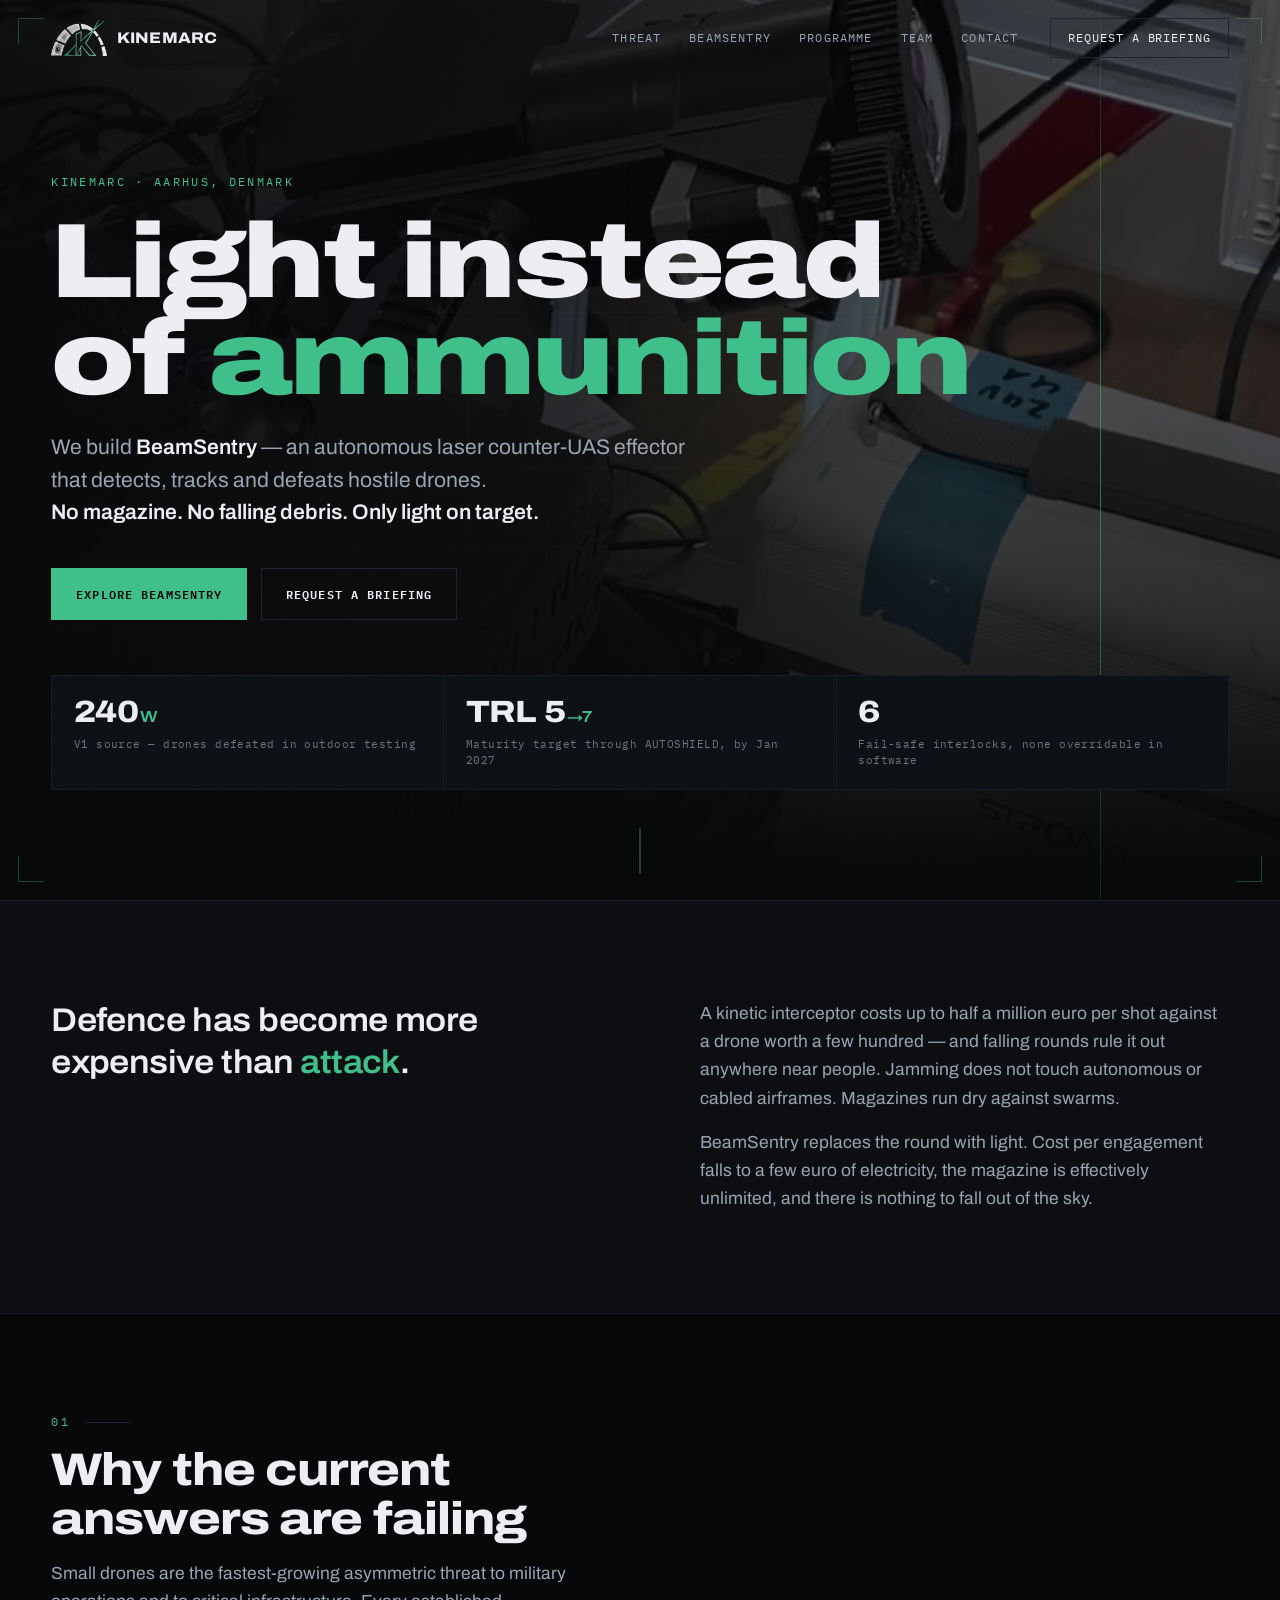
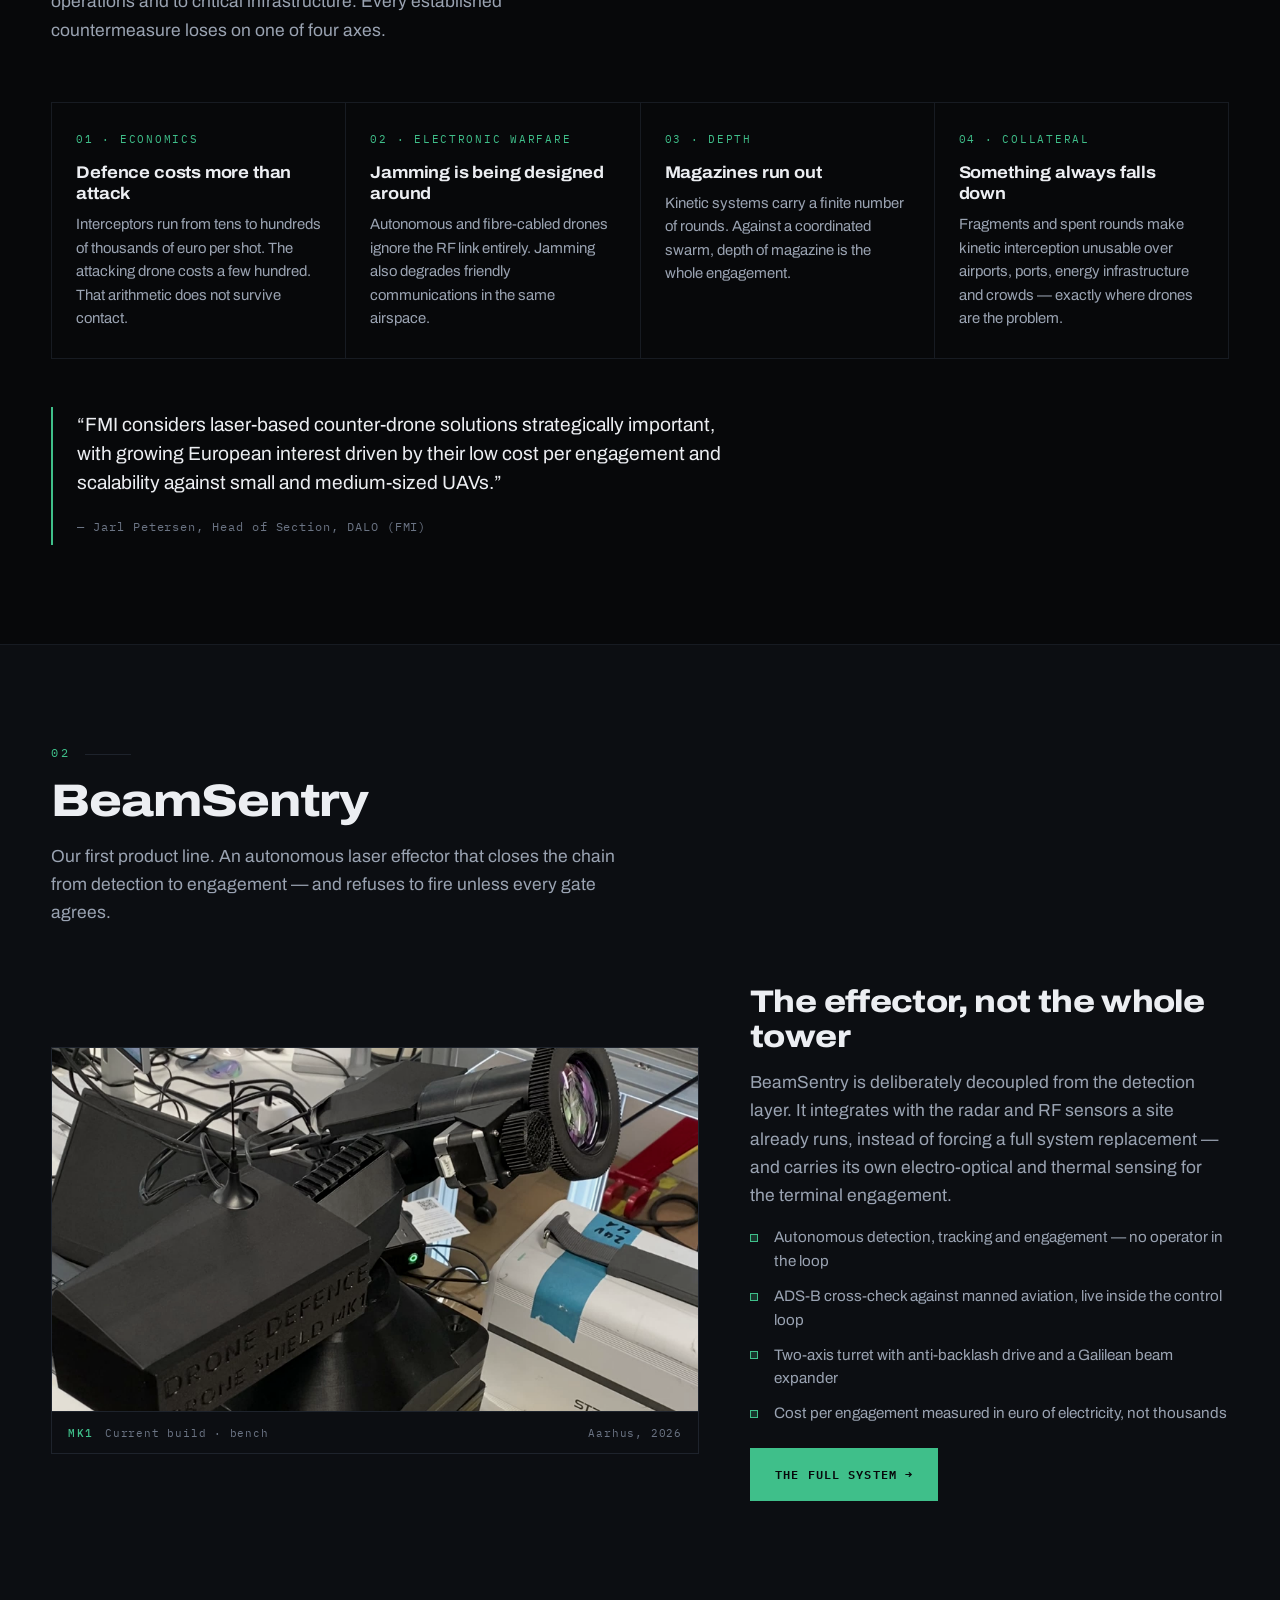
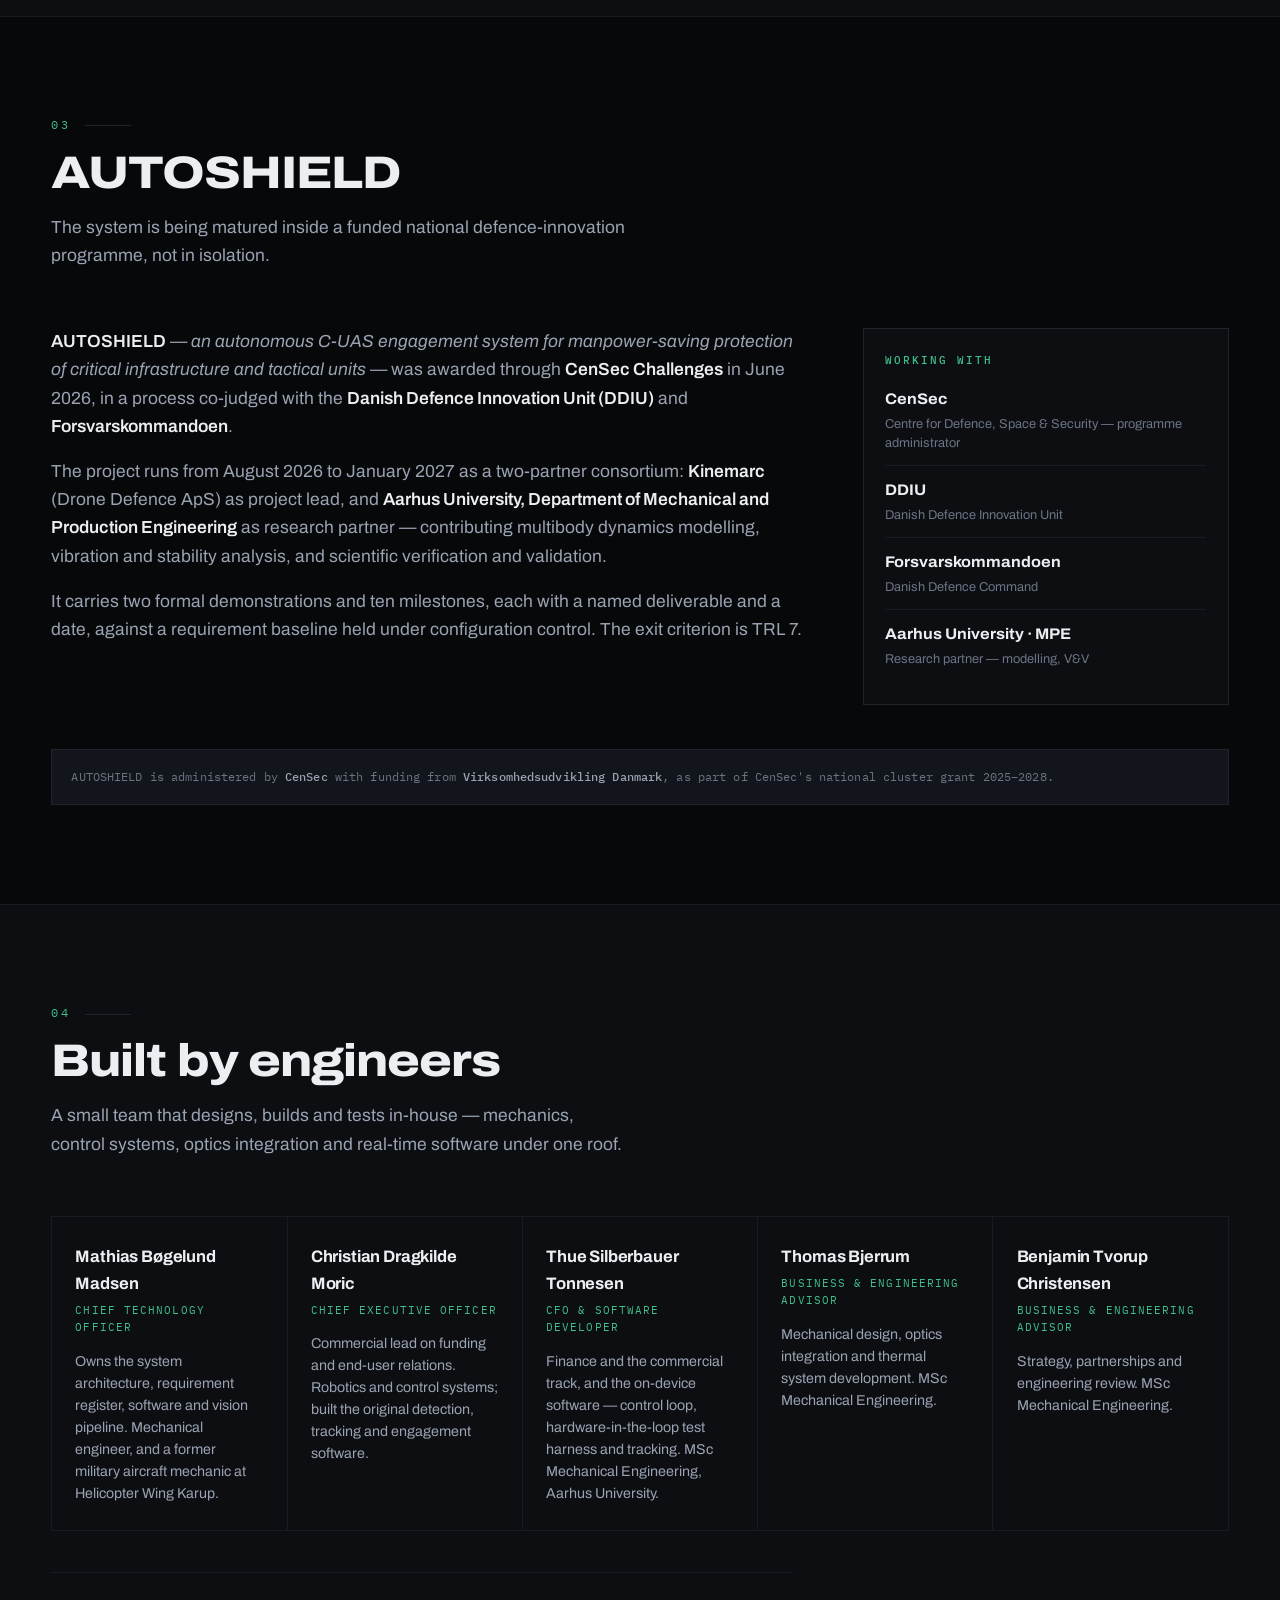
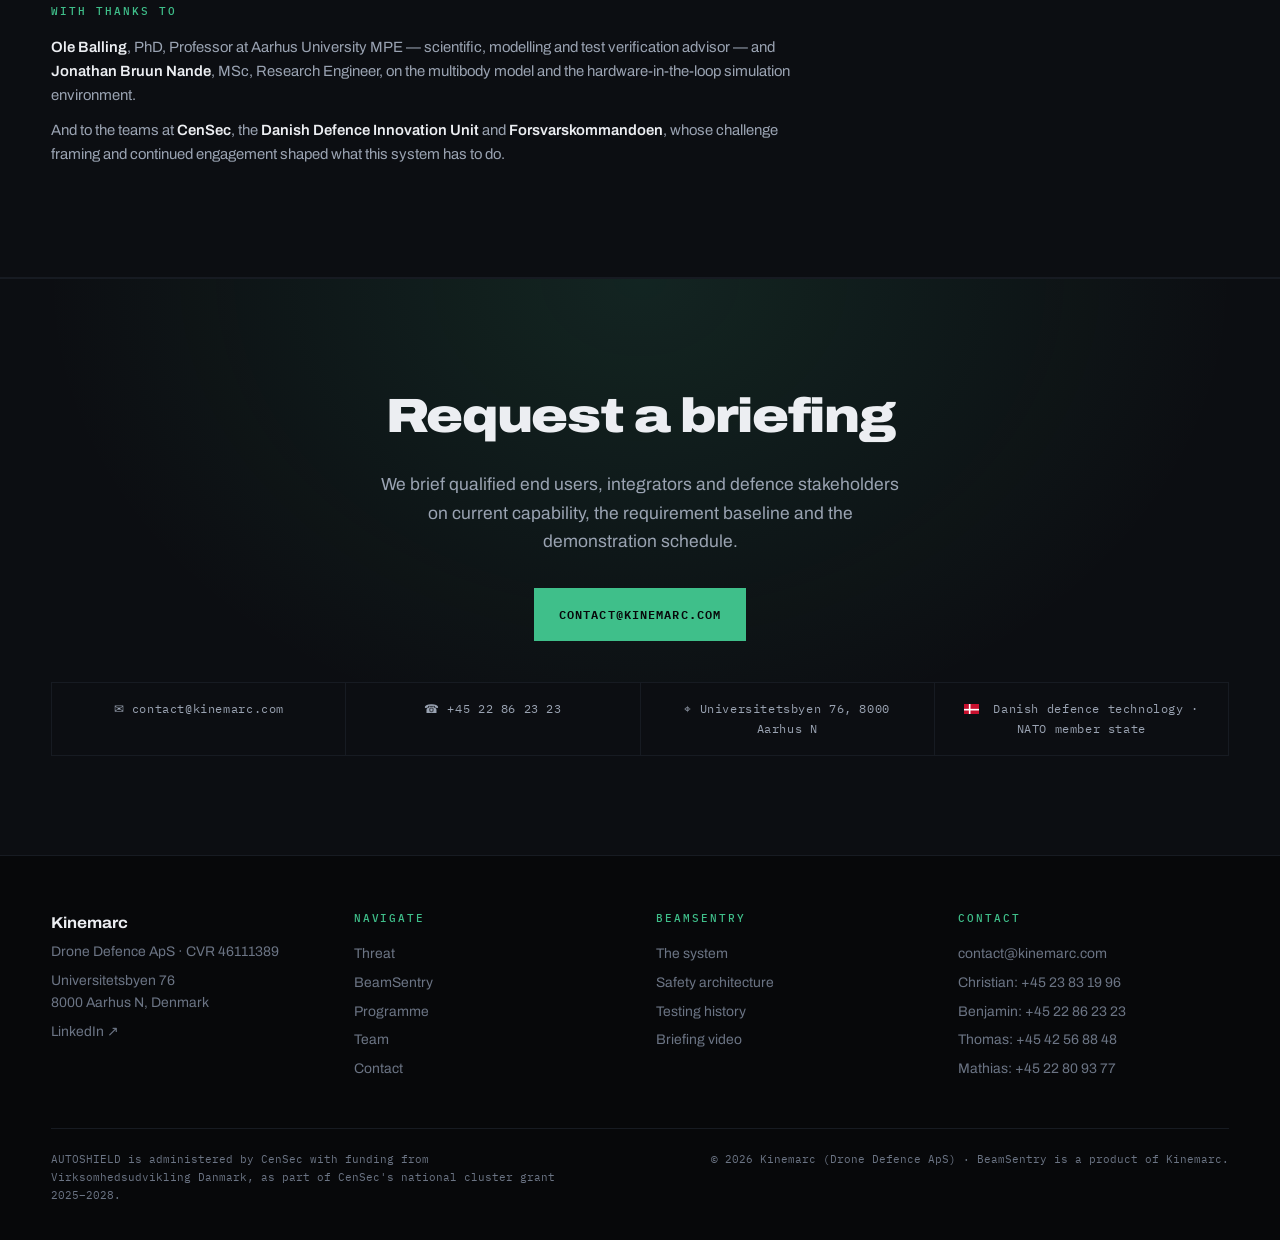
<file: index.html>
<!DOCTYPE html>
<html lang="en">
<head>
<meta charset="utf-8">
<meta name="viewport" content="width=device-width, initial-scale=1">
<title>Kinemarc — BeamSentry, autonomous laser counter-UAS</title>
<meta name="description" content="Kinemarc builds BeamSentry: an autonomous laser counter-UAS effector. No ammunition, no falling debris, only light on target. Danish defence technology, matured in the AUTOSHIELD programme.">
<meta name="keywords" content="Kinemarc, BeamSentry, Drone Defence, counter-drone, C-UAS, laser, directed energy, AUTOSHIELD, CenSec, Denmark">
<meta name="robots" content="index, follow">

<meta property="og:type" content="website">
<meta property="og:url" content="https://kinemarc.com/">
<meta property="og:title" content="Kinemarc — BeamSentry">
<meta property="og:description" content="An autonomous laser counter-UAS effector. No ammunition. No falling debris. Only light on target.">
<meta property="og:image" content="https://kinemarc.com/assets/media/og-card.jpg">
<link rel="canonical" href="https://kinemarc.com/">
<meta name="twitter:card" content="summary_large_image">

<link rel="icon" type="image/png" sizes="64x64" href="assets/img/brand/favicon-64.png">
<link rel="apple-touch-icon" href="assets/img/brand/apple-touch-icon.png">

<link rel="preconnect" href="https://fonts.googleapis.com">
<link rel="preconnect" href="https://fonts.gstatic.com" crossorigin>
<link href="https://fonts.googleapis.com/css2?family=Archivo:wdth,wght@75..125,400..900&family=IBM+Plex+Mono:wght@400;500;600&display=swap" rel="stylesheet">
<link rel="stylesheet" href="css/style.css">
</head>
<body>

<div class="grain" aria-hidden="true"></div>
<div class="reticle" aria-hidden="true"><span></span><span></span><span></span><span></span></div>

<header class="nav" id="nav">
  <a class="nav__mark" href="#top">
    <img class="nav__mark-img" src="assets/img/brand/kinemarc-mark-dark.png" alt="" width="46" height="40">
    Kinemarc
  </a>
  <nav class="nav__links" id="navLinks">
    <a href="#threat">Threat</a>
    <a href="beamsentry/">BeamSentry</a>
    <a href="#programme">Programme</a>
    <a href="#team">Team</a>
    <a href="#contact">Contact</a>
  </nav>
  <a class="nav__cta" href="#contact">Request a briefing</a>
  <button class="nav__burger" id="navBurger" aria-label="Menu" aria-expanded="false">
    <span></span><span></span><span></span>
  </button>
</header>

<!-- ───────────────────────── HERO ───────────────────────── -->
<section class="hero" id="top">
  <div class="hero__plate" aria-hidden="true">
    <video src="assets/media/sentry-loop.mp4" poster="assets/media/sentry-loop-poster.jpg"
           autoplay muted loop playsinline preload="metadata"></video>
  </div>
  <div class="hero__grid" aria-hidden="true"></div>
  <div class="hero__beam" aria-hidden="true"></div>

  <div class="hero__inner">
    <p class="eyebrow reveal">Kinemarc · Aarhus, Denmark</p>
    <h1 class="hero__title reveal" style="--d:.08s">Light instead of <em>ammunition</em></h1>
    <p class="hero__lede reveal" style="--d:.16s">
      We build <strong>BeamSentry</strong> — an autonomous laser counter-UAS effector that
      detects, tracks and defeats hostile drones.<br>
      <strong>No magazine. No falling debris. Only light on target.</strong>
    </p>

    <div class="hero__actions reveal" style="--d:.24s">
      <a class="btn" href="beamsentry/">Explore BeamSentry</a>
      <a class="btn btn--ghost" href="#contact">Request a briefing</a>
    </div>

    <div class="stats reveal" style="--d:.32s">
      <div class="stat">
        <span class="stat__num">240<span class="stat__unit">W</span></span>
        <span class="stat__label">V1 source — drones defeated in outdoor testing</span>
      </div>
      <div class="stat">
        <span class="stat__num">TRL 5<span class="stat__unit">→7</span></span>
        <span class="stat__label">Maturity target through AUTOSHIELD, by Jan 2027</span>
      </div>
      <div class="stat">
        <span class="stat__num">6</span>
        <span class="stat__label">Fail-safe interlocks, none overridable in software</span>
      </div>
    </div>
  </div>

  <span class="scroll-cue" aria-hidden="true"><span></span></span>
</section>

<!-- ───────────────────────── THE PROBLEM ───────────────────────── -->
<section class="band band--statement band--dark" id="threat">
  <div class="wrap">
    <p class="statement reveal">
      Defence has become more expensive than <em>attack</em>.
    </p>
    <div>
      <p class="statement__sub reveal" style="--d:.08s">
        A kinetic interceptor costs up to half a million euro per shot against a drone worth a
        few hundred — and falling rounds rule it out anywhere near people. Jamming does not
        touch autonomous or cabled airframes. Magazines run dry against swarms.
      </p>
      <p class="statement__sub reveal" style="--d:.14s; margin-top:1rem">
        BeamSentry replaces the round with light. Cost per engagement falls to a few euro of
        electricity, the magazine is effectively unlimited, and there is nothing to fall out
        of the sky.
      </p>
    </div>
  </div>
</section>

<section class="band">
  <div class="wrap">
    <header class="sec-head reveal">
      <span class="sec-num">01</span>
      <h2>Why the current answers are failing</h2>
      <p>Small drones are the fastest-growing asymmetric threat to military operations and to
      critical infrastructure. Every established countermeasure loses on one of four axes.</p>
    </header>

    <div class="grid-4">
      <article class="cell reveal">
        <span class="cell__id">01 · Economics</span>
        <h3>Defence costs more than attack</h3>
        <p>Interceptors run from tens to hundreds of thousands of euro per shot. The attacking
        drone costs a few hundred. That arithmetic does not survive contact.</p>
      </article>
      <article class="cell reveal" style="--d:.06s">
        <span class="cell__id">02 · Electronic warfare</span>
        <h3>Jamming is being designed around</h3>
        <p>Autonomous and fibre-cabled drones ignore the RF link entirely. Jamming also degrades
        friendly communications in the same airspace.</p>
      </article>
      <article class="cell reveal" style="--d:.12s">
        <span class="cell__id">03 · Depth</span>
        <h3>Magazines run out</h3>
        <p>Kinetic systems carry a finite number of rounds. Against a coordinated swarm, depth
        of magazine is the whole engagement.</p>
      </article>
      <article class="cell reveal" style="--d:.18s">
        <span class="cell__id">04 · Collateral</span>
        <h3>Something always falls down</h3>
        <p>Fragments and spent rounds make kinetic interception unusable over airports, ports,
        energy infrastructure and crowds — exactly where drones are the problem.</p>
      </article>
    </div>

    <div class="quote reveal">
      <blockquote>
        “FMI considers laser-based counter-drone solutions strategically important, with growing
        European interest driven by their low cost per engagement and scalability against small
        and medium-sized UAVs.”
      </blockquote>
      <cite>— Jarl Petersen, Head of Section, DALO (FMI)</cite>
    </div>
  </div>
</section>

<!-- ───────────────────────── THE PRODUCT ───────────────────────── -->
<section class="band band--dark" id="beamsentry">
  <div class="wrap">
    <header class="sec-head reveal">
      <span class="sec-num">02</span>
      <h2>BeamSentry</h2>
      <p>Our first product line. An autonomous laser effector that closes the chain from detection to
      engagement — and refuses to fire unless every gate agrees.</p>
    </header>

    <div class="split">
      <figure class="plate reveal" style="margin:0">
        <img src="assets/media/sentry-hero.jpg" alt="The BeamSentry MK1 turret on the bench: pan-tilt head with beam expander and tracking camera, marked DRONE DEFENCE · DRONE SHIELD MK1." loading="lazy">
        <figcaption class="plate__bar"><b>MK1</b> Current build · bench <span>Aarhus, 2026</span></figcaption>
      </figure>
      <div class="reveal" style="--d:.08s">
        <h3>The effector, not the whole tower</h3>
        <p>BeamSentry is deliberately decoupled from the detection layer. It integrates with the
        radar and RF sensors a site already runs, instead of forcing a full system replacement —
        and carries its own electro-optical and thermal sensing for the terminal engagement.</p>
        <ul class="ticks">
          <li>Autonomous detection, tracking and engagement — no operator in the loop</li>
          <li>ADS-B cross-check against manned aviation, live inside the control loop</li>
          <li>Two-axis turret with anti-backlash drive and a Galilean beam expander</li>
          <li>Cost per engagement measured in euro of electricity, not thousands</li>
        </ul>
        <p style="margin-top:1.4rem">
          <a class="btn" href="beamsentry/">The full system →</a>
        </p>
      </div>
    </div>
  </div>
</section>

<!-- ───────────────────────── PROGRAMME ───────────────────────── -->
<section class="band" id="programme">
  <div class="wrap">
    <header class="sec-head reveal">
      <span class="sec-num">03</span>
      <h2>AUTOSHIELD</h2>
      <p>The system is being matured inside a funded national defence-innovation programme,
      not in isolation.</p>
    </header>

    <div class="programme">
      <div class="programme__body reveal">
        <p>
          <strong>AUTOSHIELD</strong> — <em>an autonomous C-UAS engagement system for
          manpower-saving protection of critical infrastructure and tactical units</em> — was
          awarded through <strong>CenSec Challenges</strong> in June 2026, in a process
          co-judged with the <strong>Danish Defence Innovation Unit (DDIU)</strong> and
          <strong>Forsvarskommandoen</strong>.
        </p>
        <p>
          The project runs from August 2026 to January 2027 as a two-partner consortium:
          <strong>Kinemarc</strong> (Drone Defence ApS) as project lead, and
          <strong>Aarhus University, Department of Mechanical and Production Engineering</strong>
          as research partner — contributing multibody dynamics modelling, vibration and
          stability analysis, and scientific verification and validation.
        </p>
        <p>
          It carries two formal demonstrations and ten milestones, each with a named deliverable
          and a date, against a requirement baseline held under configuration control. The exit
          criterion is TRL 7.
        </p>
      </div>

      <aside class="partners reveal" style="--d:.1s">
        <h3>Working with</h3>
        <ul>
          <li><span>CenSec</span><em>Centre for Defence, Space &amp; Security — programme administrator</em></li>
          <li><span>DDIU</span><em>Danish Defence Innovation Unit</em></li>
          <li><span>Forsvarskommandoen</span><em>Danish Defence Command</em></li>
          <li><span>Aarhus University · MPE</span><em>Research partner — modelling, V&amp;V</em></li>
        </ul>
      </aside>
    </div>

    <p class="funding reveal">
      AUTOSHIELD is administered by <strong>CenSec</strong> with funding from
      <strong>Virksomhedsudvikling Danmark</strong>, as part of CenSec's national cluster
      grant 2025–2028.
    </p>
  </div>
</section>

<!-- ───────────────────────── TEAM ───────────────────────── -->
<section class="band band--dark" id="team">
  <div class="wrap">
    <header class="sec-head reveal">
      <span class="sec-num">04</span>
      <h2>Built by engineers</h2>
      <p>A small team that designs, builds and tests in-house — mechanics, control systems,
      optics integration and real-time software under one roof.</p>
    </header>

    <div class="people">
      <article class="person reveal">
        <h3>Mathias Bøgelund Madsen</h3>
        <span class="person__role">Chief Technology Officer</span>
        <p>Owns the system architecture, requirement register, software and vision pipeline.
        Mechanical engineer, and a former military aircraft mechanic at Helicopter Wing Karup.</p>
      </article>
      <article class="person reveal" style="--d:.06s">
        <h3>Christian Dragkilde Moric</h3>
        <span class="person__role">Chief Executive Officer</span>
        <p>Commercial lead on funding and end-user relations. Robotics and control systems;
        built the original detection, tracking and engagement software.</p>
      </article>
      <article class="person reveal" style="--d:.12s">
        <h3>Thue Silberbauer Tonnesen</h3>
        <span class="person__role">CFO &amp; Software Developer</span>
        <p>Finance and the commercial track, and the on-device software — control loop,
        hardware-in-the-loop test harness and tracking. MSc Mechanical Engineering, Aarhus University.</p>
      </article>
      <article class="person reveal" style="--d:.18s">
        <h3>Thomas Bjerrum</h3>
        <span class="person__role">Business &amp; engineering advisor</span>
        <p>Mechanical design, optics integration and thermal system development.
        MSc Mechanical Engineering.</p>
      </article>
      <article class="person reveal" style="--d:.24s">
        <h3>Benjamin Tvorup Christensen</h3>
        <span class="person__role">Business &amp; engineering advisor</span>
        <p>Strategy, partnerships and engineering review. MSc Mechanical Engineering.</p>
      </article>
    </div>

    <div class="ack reveal">
      <h3>With thanks to</h3>
      <p>
        <strong>Ole Balling</strong>, PhD, Professor at Aarhus University MPE — scientific,
        modelling and test verification advisor — and <strong>Jonathan Bruun Nande</strong>,
        MSc, Research Engineer, on the multibody model and the hardware-in-the-loop simulation
        environment.
      </p>
      <p>
        And to the teams at <strong>CenSec</strong>, the <strong>Danish Defence Innovation
        Unit</strong> and <strong>Forsvarskommandoen</strong>, whose challenge framing and
        continued engagement shaped what this system has to do.
      </p>
    </div>
  </div>
</section>

<!-- ───────────────────────── CONTACT ───────────────────────── -->
<section class="band band--cta" id="contact">
  <div class="wrap wrap--narrow">
    <h2 class="reveal">Request a briefing</h2>
    <p class="reveal" style="--d:.06s">
      We brief qualified end users, integrators and defence stakeholders on current capability,
      the requirement baseline and the demonstration schedule.
    </p>
    <a class="btn reveal" style="--d:.12s" href="mailto:contact@kinemarc.com?subject=BeamSentry%20—%20briefing%20request">contact@kinemarc.com</a>
  </div>
  <div class="wrap">
    <div class="contact-rail reveal" style="--d:.18s">
      <a href="mailto:contact@kinemarc.com">✉ contact@kinemarc.com</a>
      <a href="tel:+4522862323">☎ +45 22 86 23 23</a>
      <a href="https://maps.google.com/?q=Universitetsbyen+76,+8000+Aarhus+N,+Denmark" target="_blank" rel="noopener">⌖ Universitetsbyen 76, 8000 Aarhus N</a>
      <div><span class="flag-dk"></span> Danish defence technology · NATO member state</div>
    </div>
  </div>
</section>

<!-- ───────────────────────── FOOTER ───────────────────────── -->
<footer class="foot">
  <div class="wrap">
    <div class="foot__inner">
      <div>
        <p class="foot__co">Kinemarc</p>
        <p>Drone Defence ApS · CVR 46111389</p>
        <p>Universitetsbyen 76<br>8000 Aarhus N, Denmark</p>
        <a href="https://www.linkedin.com/company/blackguard-defence/" target="_blank" rel="noopener">LinkedIn ↗</a>
      </div>
      <div>
        <h4>Navigate</h4>
        <a href="#threat">Threat</a>
        <a href="beamsentry/">BeamSentry</a>
        <a href="#programme">Programme</a>
        <a href="#team">Team</a>
        <a href="#contact">Contact</a>
      </div>
      <div>
        <h4>BeamSentry</h4>
        <a href="beamsentry/#system">The system</a>
        <a href="beamsentry/#safety">Safety architecture</a>
        <a href="beamsentry/#history">Testing history</a>
        <a href="beamsentry/#briefing">Briefing video</a>
      </div>
      <div>
        <h4>Contact</h4>
        <a href="mailto:contact@kinemarc.com">contact@kinemarc.com</a>
        <p>Christian: +45 23 83 19 96</p>
        <p>Benjamin: +45 22 86 23 23</p>
        <p>Thomas: +45 42 56 88 48</p>
        <p>Mathias: +45 22 80 93 77</p>
      </div>
    </div>

    <div class="foot__legal">
      <p>
        AUTOSHIELD is administered by CenSec with funding from Virksomhedsudvikling Danmark,
        as part of CenSec's national cluster grant 2025–2028.
      </p>
      <p>
        © 2026 Kinemarc (Drone Defence ApS) · BeamSentry is a product of Kinemarc.
      </p>
    </div>
  </div>
</footer>

<script>
  // Staggered reveal on scroll. Respects reduced-motion.
  (function () {
    var els = document.querySelectorAll('.reveal, .leg');
    if (!('IntersectionObserver' in window) ||
        window.matchMedia('(prefers-reduced-motion: reduce)').matches) {
      els.forEach(function (el) { el.classList.add('is-in'); });
      return;
    }
    var io = new IntersectionObserver(function (entries) {
      entries.forEach(function (e) {
        if (e.isIntersecting) { e.target.classList.add('is-in'); io.unobserve(e.target); }
      });
    }, { rootMargin: '0px 0px -12% 0px', threshold: 0.08 });
    els.forEach(function (el) { io.observe(el); });
  })();

  // Nav condenses after the hero; burger opens the mobile sheet.
  (function () {
    var nav = document.getElementById('nav');
    var burger = document.getElementById('navBurger');
    var onScroll = function () { nav.classList.toggle('is-stuck', window.scrollY > 80); };
    onScroll();
    window.addEventListener('scroll', onScroll, { passive: true });

    burger.addEventListener('click', function () {
      var open = nav.classList.toggle('is-open');
      burger.setAttribute('aria-expanded', open ? 'true' : 'false');
    });
    document.getElementById('navLinks').addEventListener('click', function (e) {
      if (e.target.tagName === 'A') {
        nav.classList.remove('is-open');
        burger.setAttribute('aria-expanded', 'false');
      }
    });
  })();
</script>

</body>
</html>
</file>
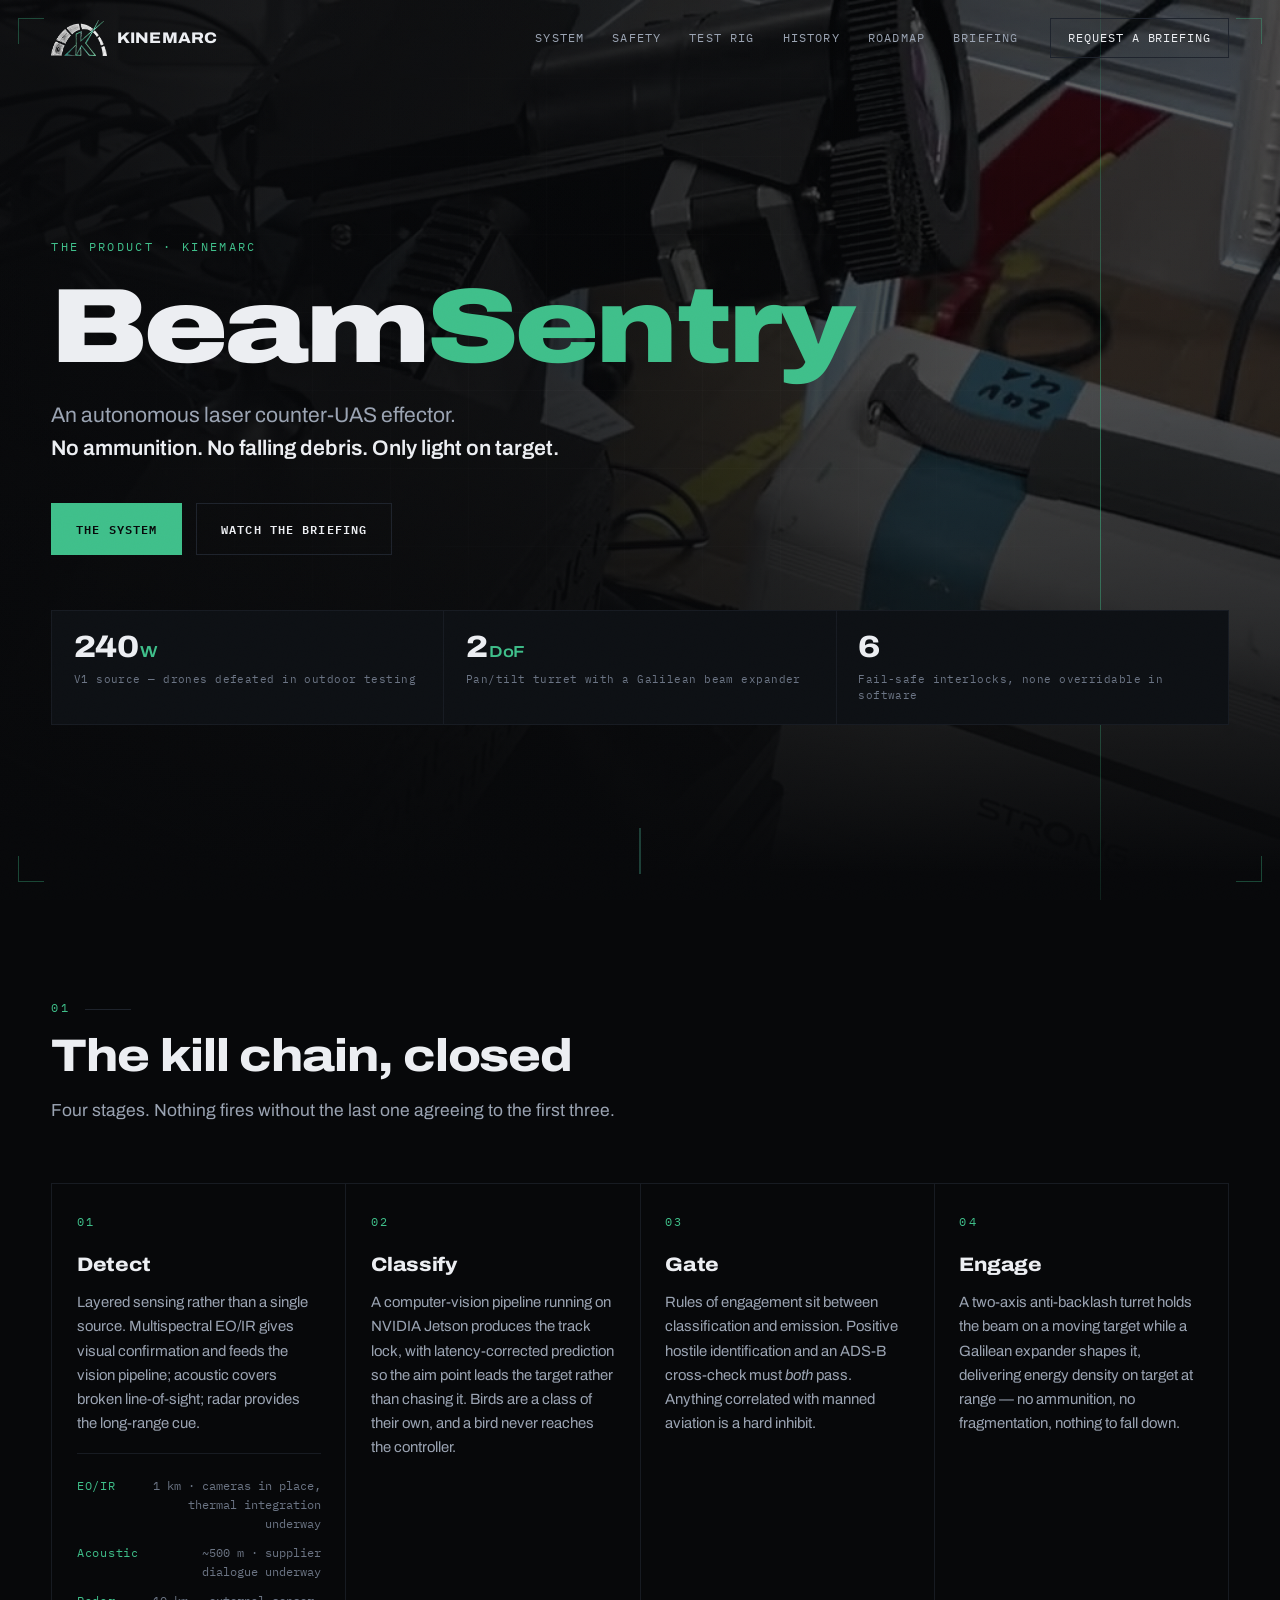
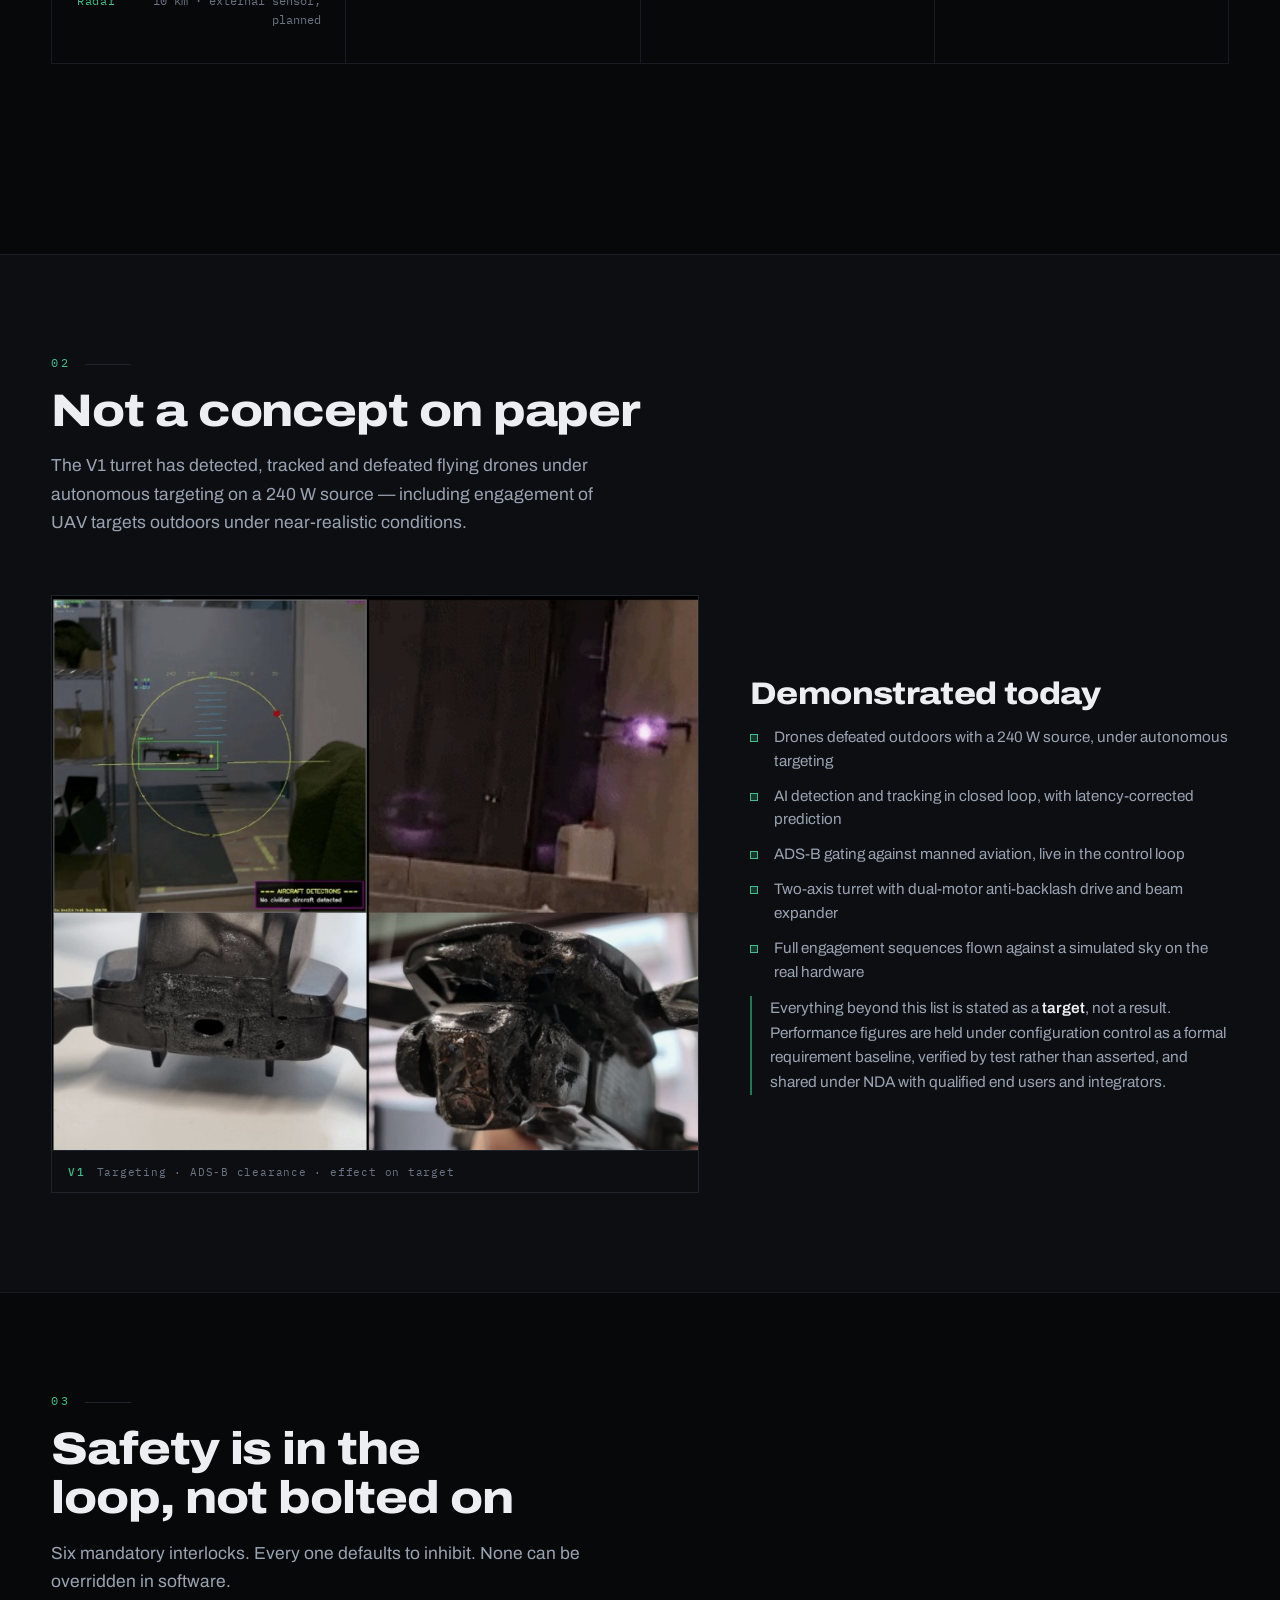
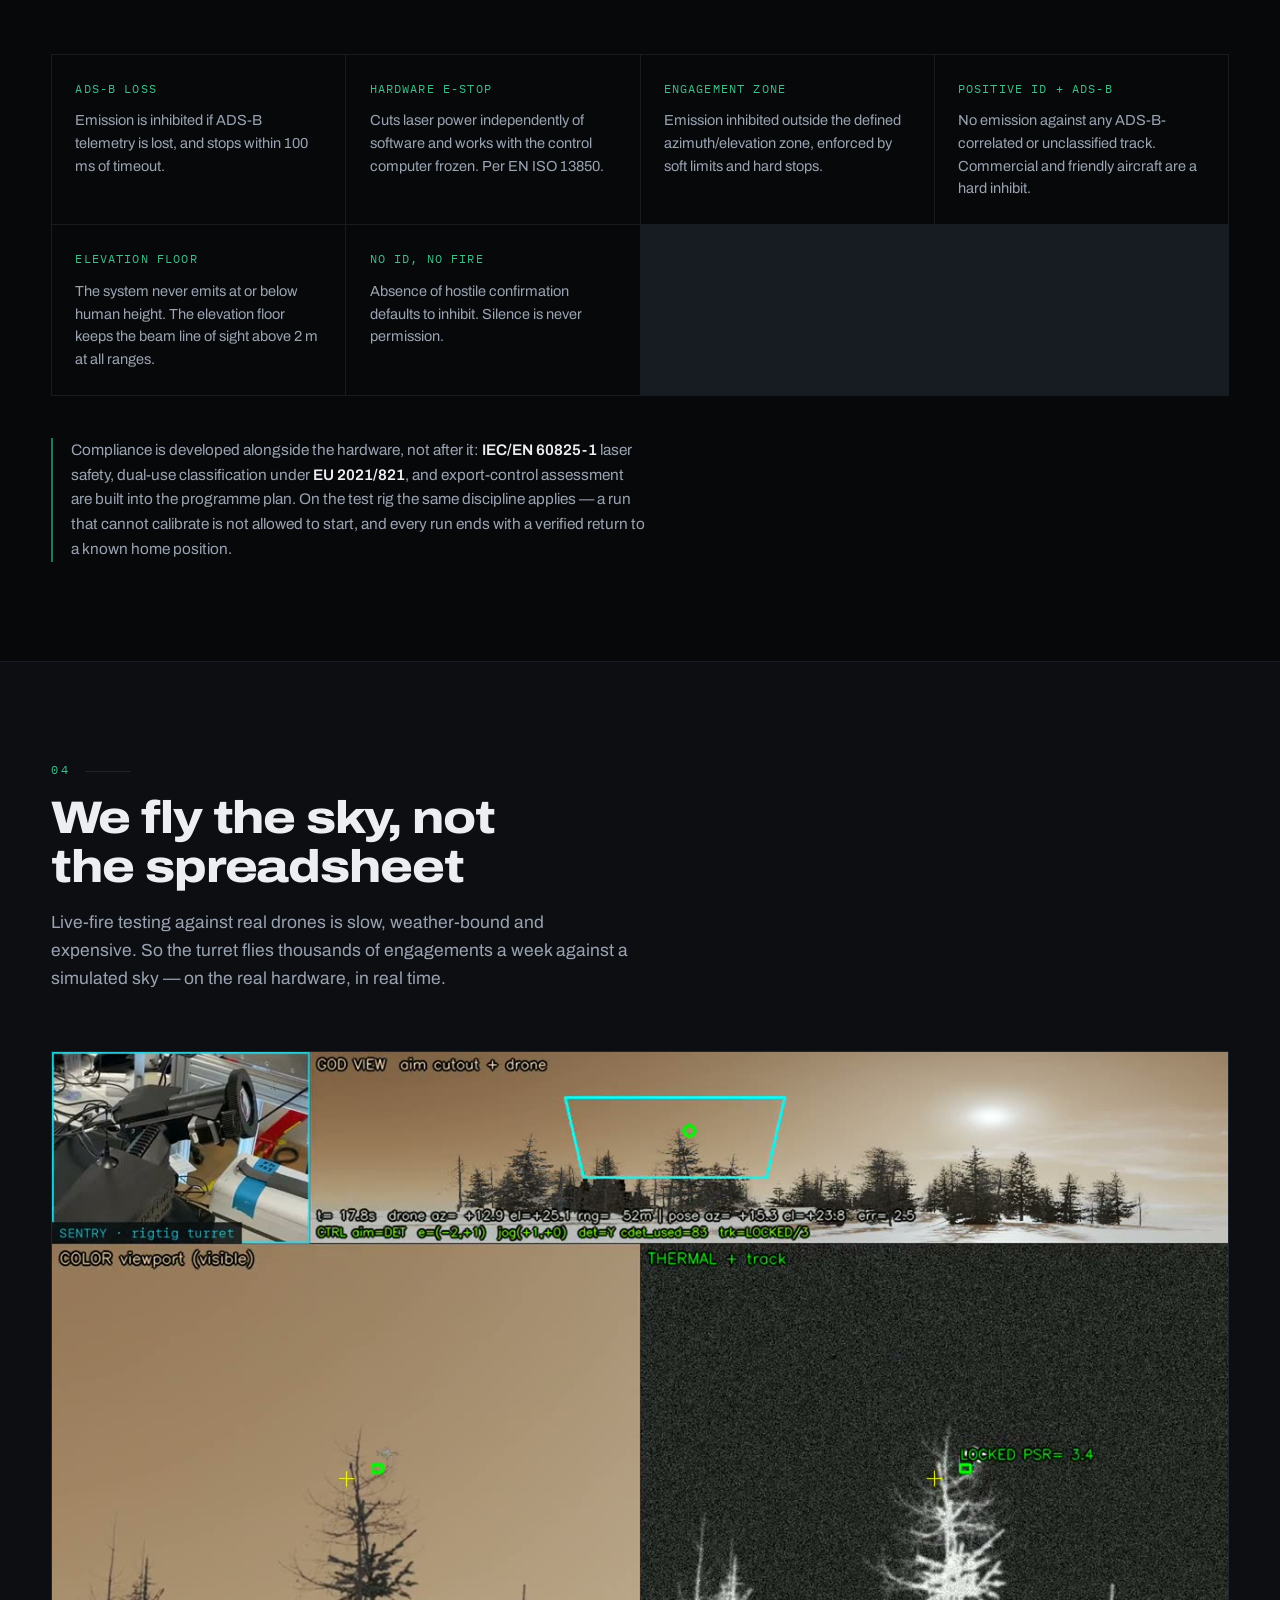
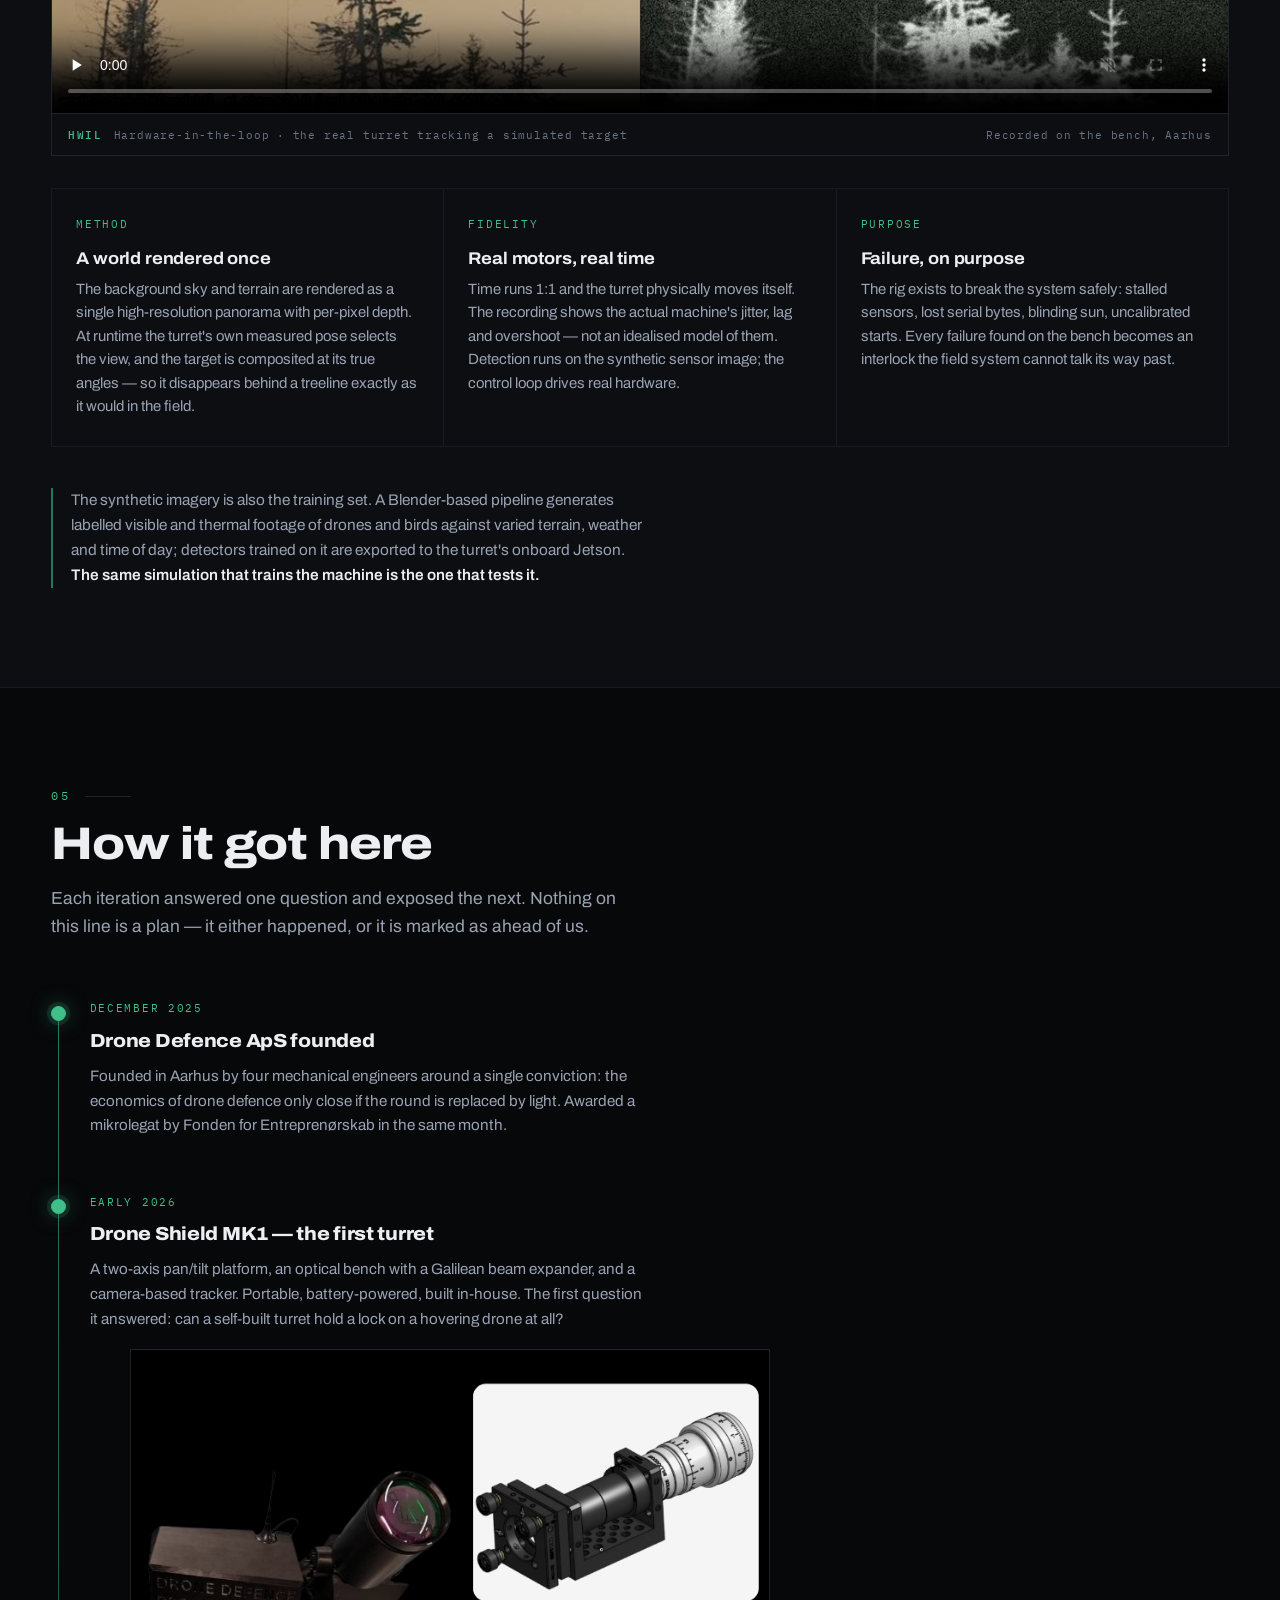
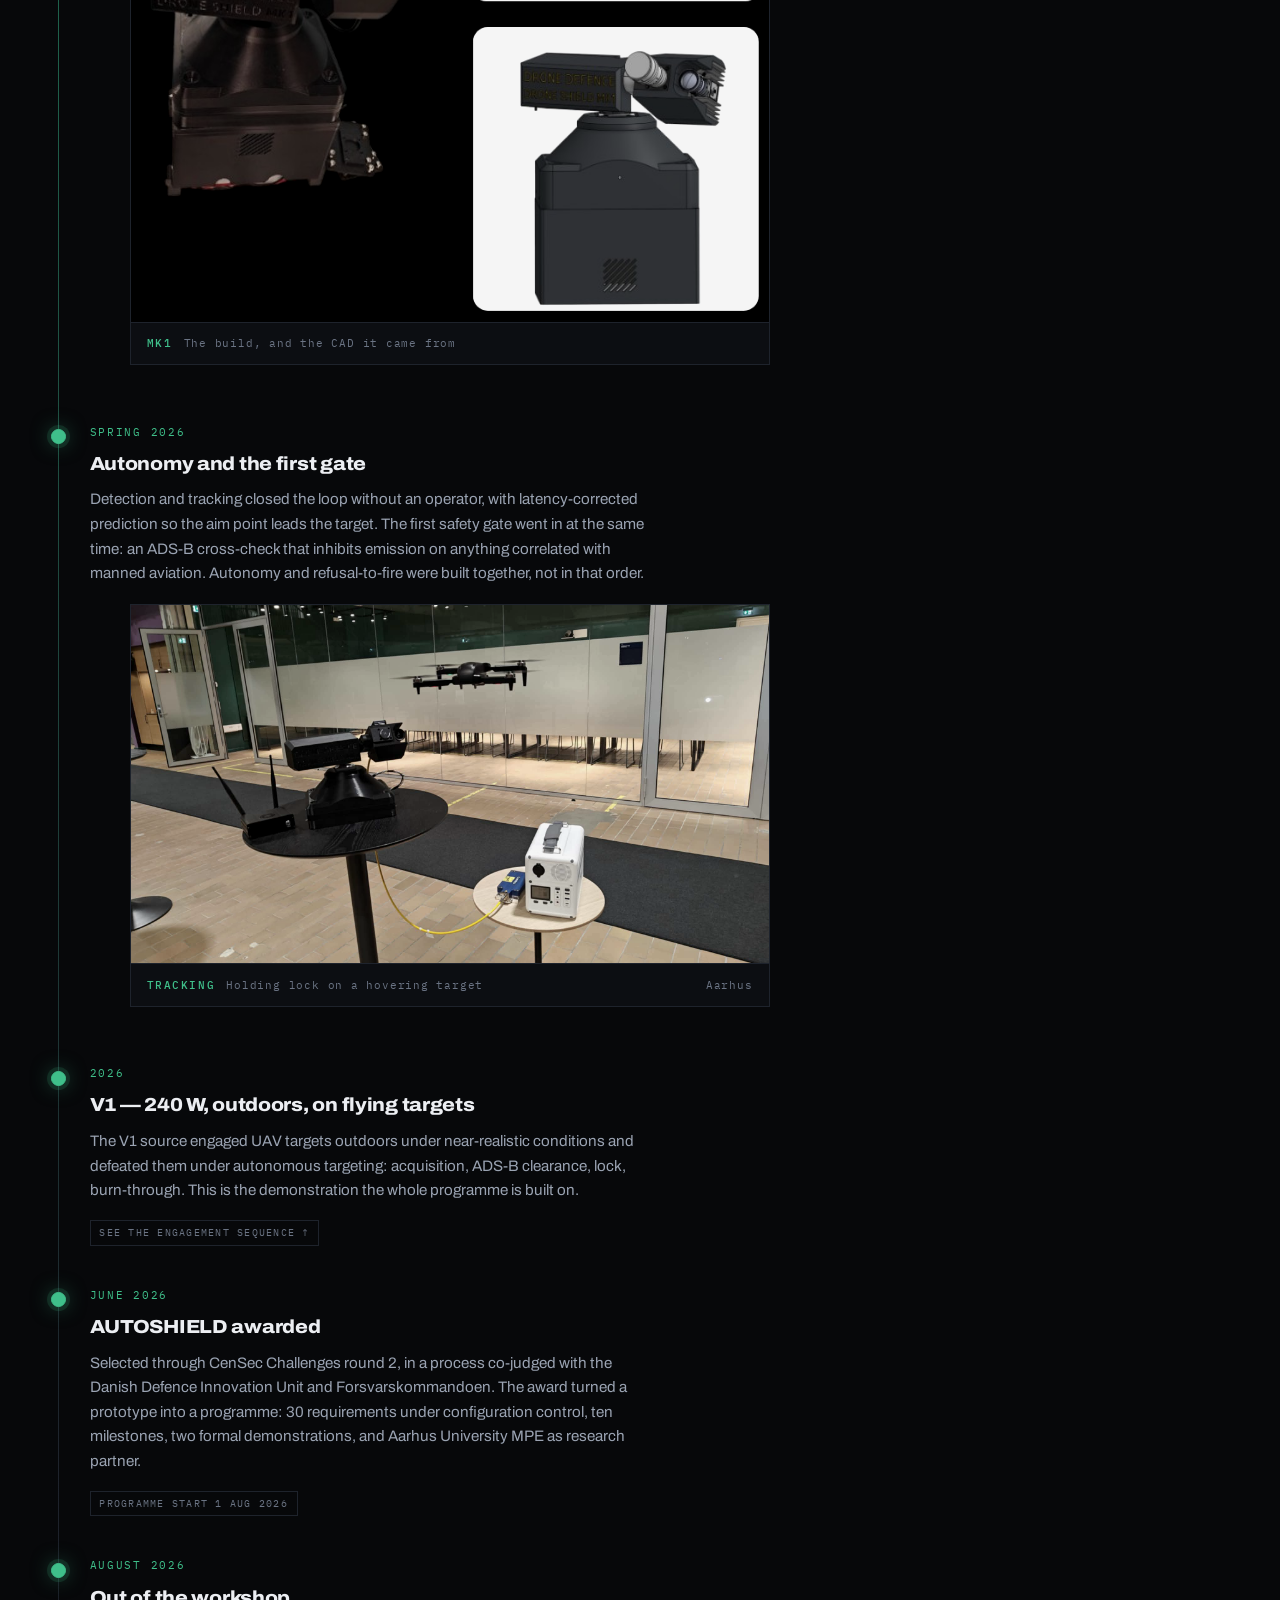
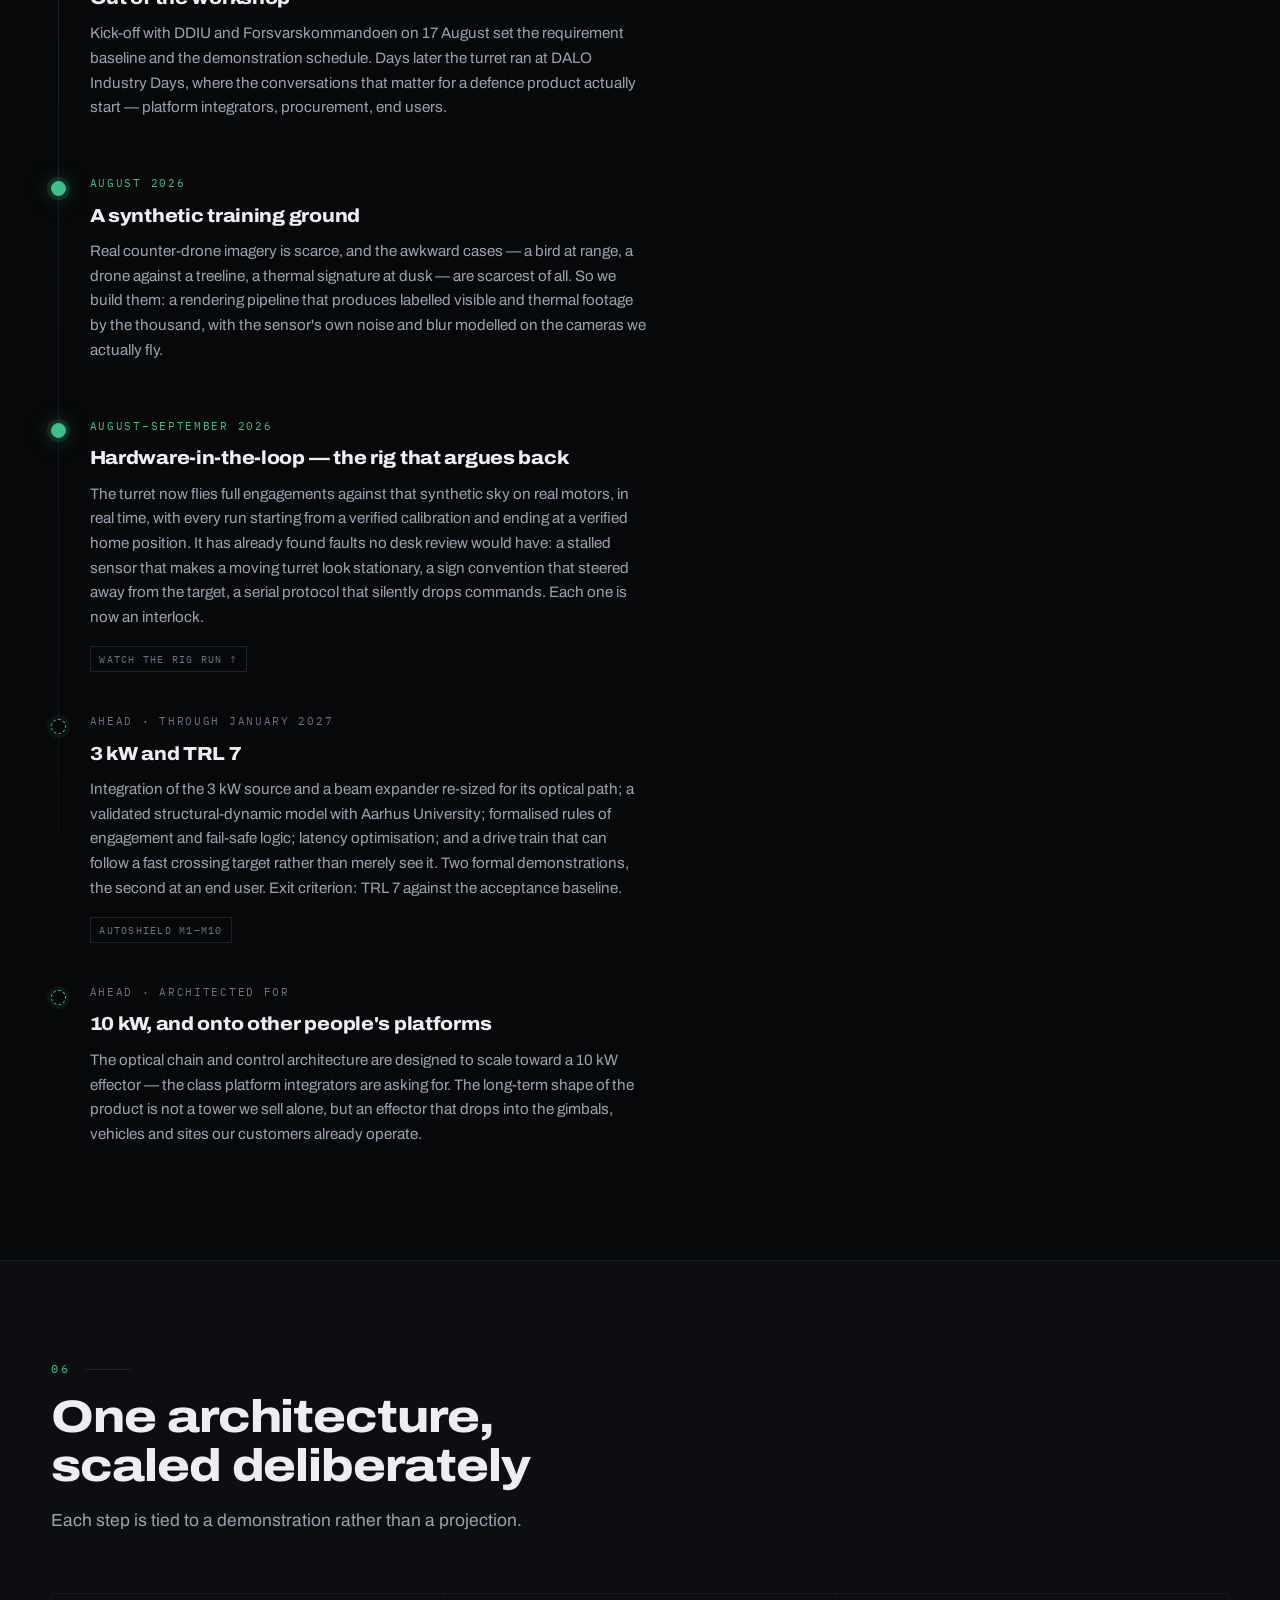
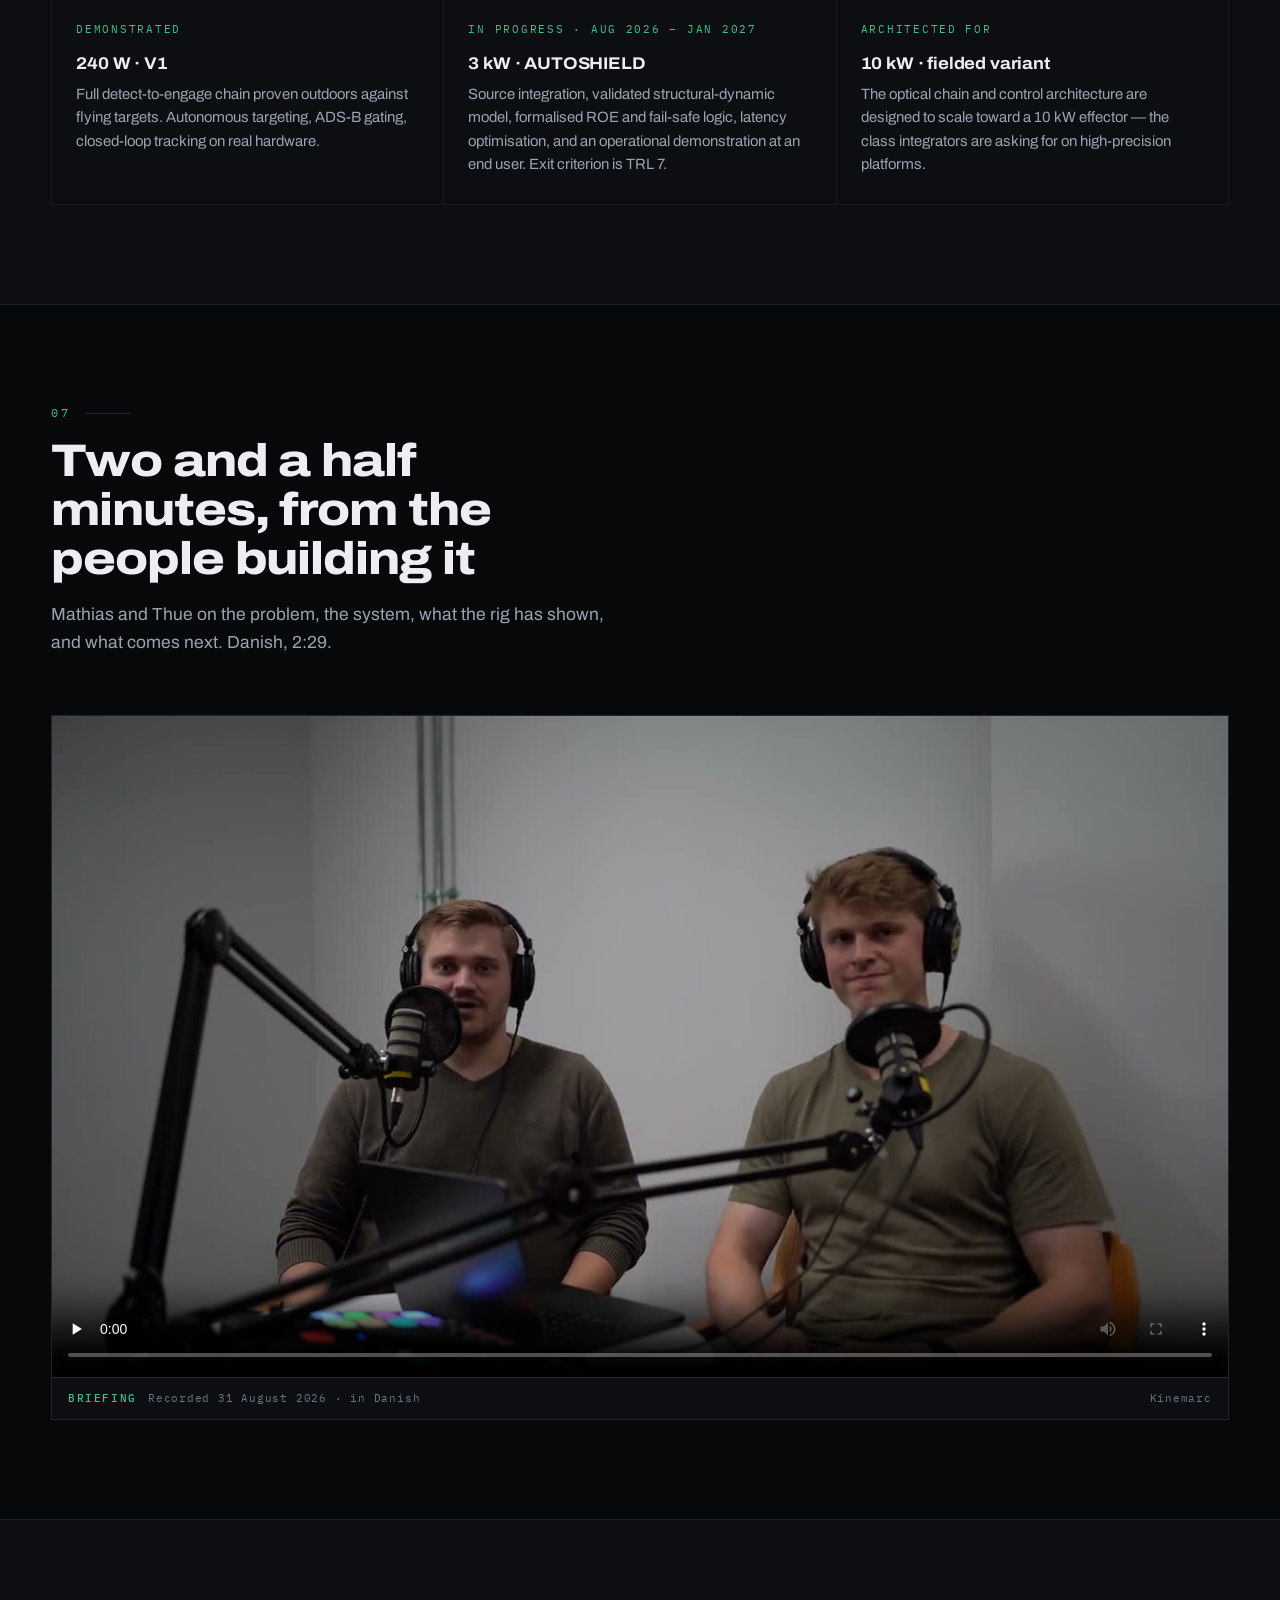
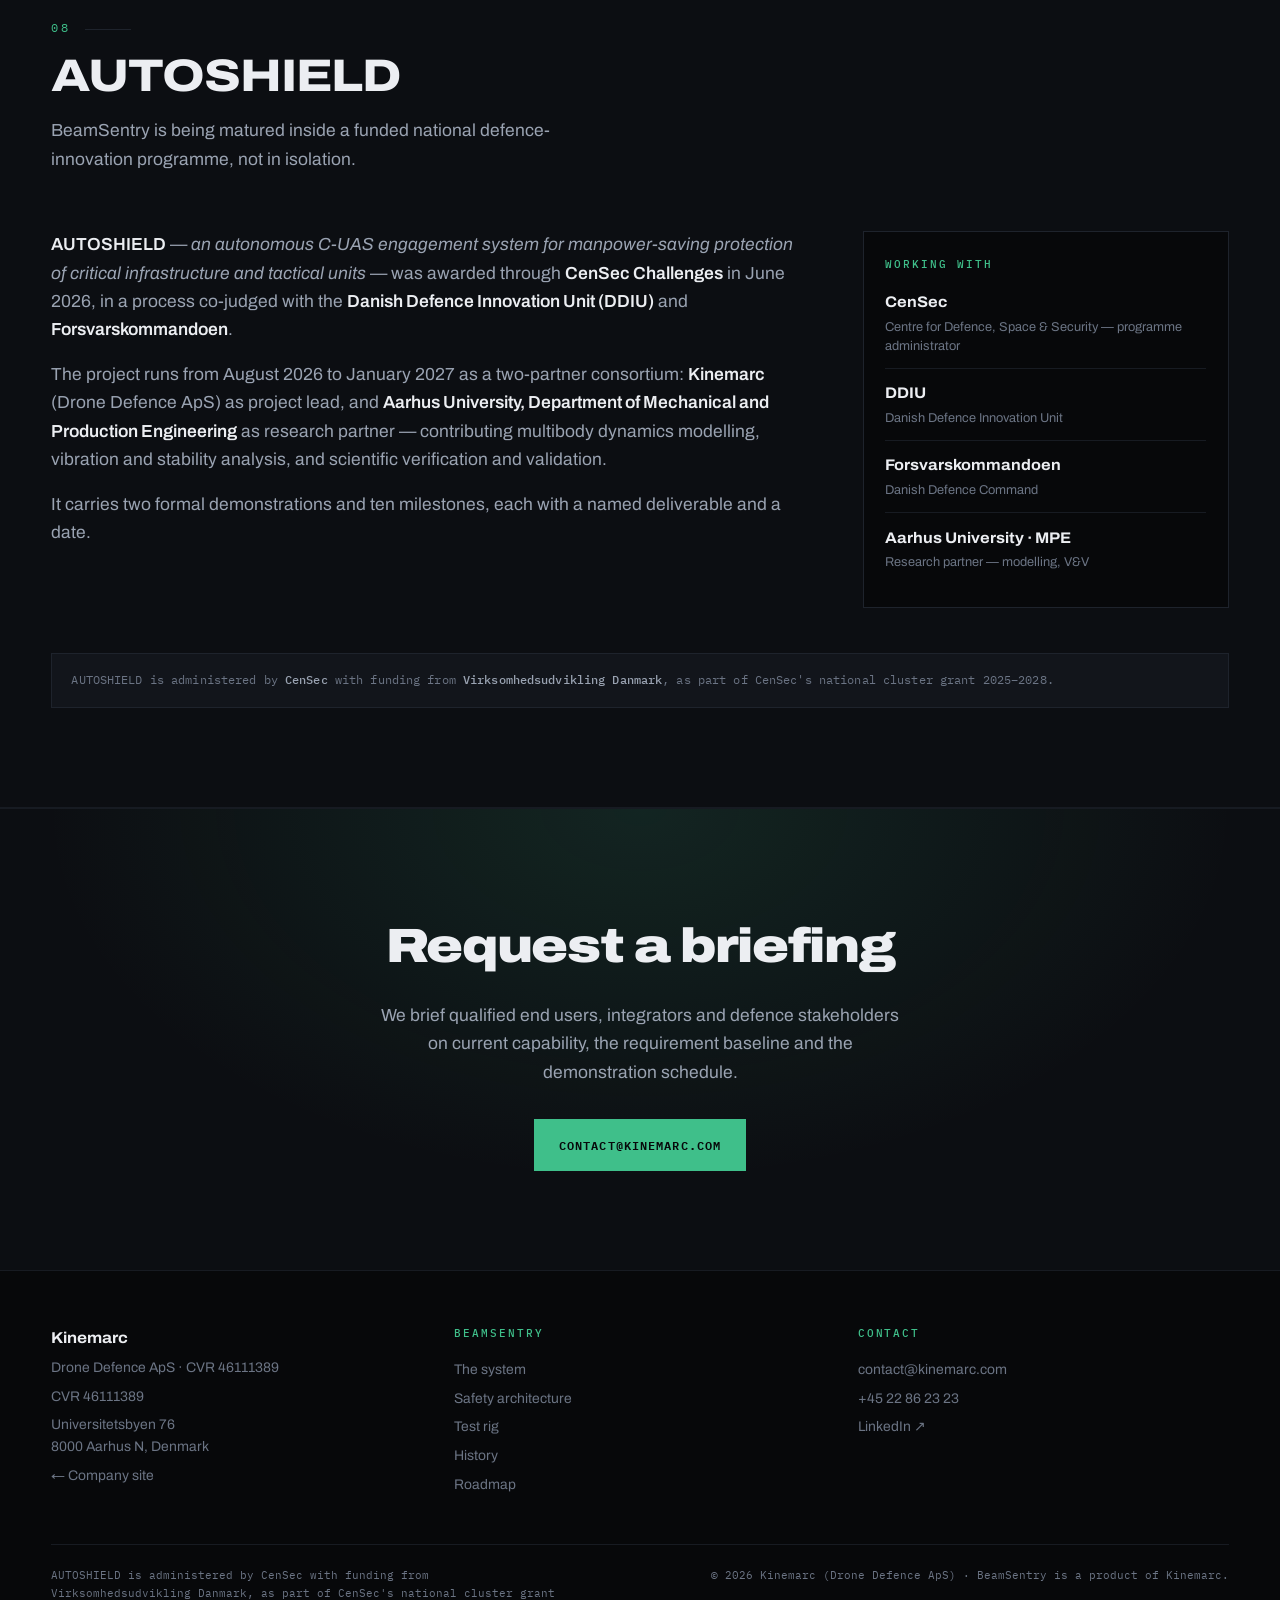
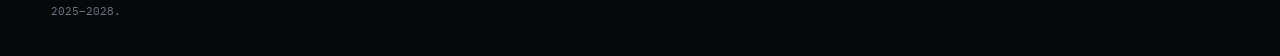
<file: beamsentry/index.html>
<!DOCTYPE html>
<html lang="en">
<head>
<meta charset="utf-8">
<meta name="viewport" content="width=device-width, initial-scale=1">
<title>BeamSentry — autonomous laser counter-UAS | Kinemarc</title>
<meta name="description" content="BeamSentry is an autonomous laser counter-UAS effector by Kinemarc: detect, classify, gate, engage. No ammunition, no falling debris, only light on target. Built and tested in Denmark, matured in the AUTOSHIELD programme.">
<meta name="keywords" content="BeamSentry, laser counter-UAS, C-UAS, directed energy, drone defence, AUTOSHIELD, hardware-in-the-loop, ADS-B, Denmark">
<meta name="robots" content="index, follow">

<meta property="og:type" content="website">
<meta property="og:url" content="https://kinemarc.com/beamsentry/">
<meta property="og:title" content="BeamSentry — autonomous laser counter-UAS">
<meta property="og:description" content="No ammunition. No falling debris. Only light on target.">
<meta property="og:image" content="https://kinemarc.com/assets/media/og-card.jpg">
<meta name="twitter:card" content="summary_large_image">
<link rel="canonical" href="https://kinemarc.com/beamsentry/">

<link rel="icon" type="image/png" sizes="64x64" href="../assets/img/brand/favicon-64.png">
<link rel="apple-touch-icon" href="../assets/img/brand/apple-touch-icon.png">

<link rel="preconnect" href="https://fonts.googleapis.com">
<link rel="preconnect" href="https://fonts.gstatic.com" crossorigin>
<link href="https://fonts.googleapis.com/css2?family=Archivo:wdth,wght@75..125,400..900&family=IBM+Plex+Mono:wght@400;500;600&display=swap" rel="stylesheet">
<link rel="stylesheet" href="../css/style.css">
</head>
<body>

<div class="grain" aria-hidden="true"></div>
<div class="reticle" aria-hidden="true"><span></span><span></span><span></span><span></span></div>

<header class="nav" id="nav">
  <a class="nav__mark" href="../">
    <img class="nav__mark-img" src="../assets/img/brand/kinemarc-mark-dark.png" alt="" width="46" height="40">
    Kinemarc
  </a>
  <nav class="nav__links" id="navLinks">
    <a href="#system">System</a>
    <a href="#safety">Safety</a>
    <a href="#hwil">Test rig</a>
    <a href="#history">History</a>
    <a href="#roadmap">Roadmap</a>
    <a href="#briefing">Briefing</a>
    <a href="#contact" class="only-mobile">Request a briefing</a>
  </nav>
  <a class="nav__cta" href="#contact">Request a briefing</a>
  <button class="nav__burger" id="navBurger" aria-label="Menu" aria-expanded="false">
    <span></span><span></span><span></span>
  </button>
</header>

<!-- ───────────────────────── HERO ───────────────────────── -->
<section class="hero" id="top">
  <div class="hero__plate" aria-hidden="true">
    <video src="../assets/media/sentry-loop.mp4" poster="../assets/media/sentry-loop-poster.jpg"
           autoplay muted loop playsinline preload="metadata"></video>
  </div>
  <div class="hero__grid" aria-hidden="true"></div>
  <div class="hero__beam" aria-hidden="true"></div>

  <div class="hero__inner">
    <p class="eyebrow reveal">The product · Kinemarc</p>
    <h1 class="hero__title hero__title--product reveal" style="--d:.08s">Beam<span>Sentry</span></h1>
    <p class="hero__lede reveal" style="--d:.16s">
      An autonomous laser counter-UAS effector.<br>
      <strong>No ammunition. No falling debris. Only light on target.</strong>
    </p>

    <div class="hero__actions reveal" style="--d:.24s">
      <a class="btn" href="#system">The system</a>
      <a class="btn btn--ghost" href="#briefing">Watch the briefing</a>
    </div>

    <div class="stats reveal" style="--d:.32s">
      <div class="stat">
        <span class="stat__num">240<span class="stat__unit">W</span></span>
        <span class="stat__label">V1 source — drones defeated in outdoor testing</span>
      </div>
      <div class="stat">
        <span class="stat__num">2<span class="stat__unit">DoF</span></span>
        <span class="stat__label">Pan/tilt turret with a Galilean beam expander</span>
      </div>
      <div class="stat">
        <span class="stat__num">6</span>
        <span class="stat__label">Fail-safe interlocks, none overridable in software</span>
      </div>
    </div>
  </div>

  <span class="scroll-cue" aria-hidden="true"><span></span></span>
</section>

<!-- ───────────────────────── SYSTEM ───────────────────────── -->
<section class="band" id="system">
  <div class="wrap">
    <header class="sec-head reveal">
      <span class="sec-num">01</span>
      <h2>The kill chain, closed</h2>
      <p>Four stages. Nothing fires without the last one agreeing to the first three.</p>
    </header>

    <ol class="chain">
      <li class="chain__step reveal">
        <span class="chain__idx">01</span>
        <h3>Detect</h3>
        <p>Layered sensing rather than a single source. Multispectral EO/IR gives visual
        confirmation and feeds the vision pipeline; acoustic covers broken line-of-sight;
        radar provides the long-range cue.</p>
        <dl class="kv">
          <div><dt>EO/IR</dt><dd>1 km · cameras in place, thermal integration underway</dd></div>
          <div><dt>Acoustic</dt><dd>~500 m · supplier dialogue underway</dd></div>
          <div><dt>Radar</dt><dd>10 km · external sensor, planned</dd></div>
        </dl>
      </li>
      <li class="chain__step reveal" style="--d:.08s">
        <span class="chain__idx">02</span>
        <h3>Classify</h3>
        <p>A computer-vision pipeline running on NVIDIA Jetson produces the track lock, with
        latency-corrected prediction so the aim point leads the target rather than chasing it.
        Birds are a class of their own, and a bird never reaches the controller.</p>
      </li>
      <li class="chain__step reveal" style="--d:.16s">
        <span class="chain__idx">03</span>
        <h3>Gate</h3>
        <p>Rules of engagement sit between classification and emission. Positive hostile
        identification and an ADS-B cross-check must <em>both</em> pass. Anything correlated
        with manned aviation is a hard inhibit.</p>
      </li>
      <li class="chain__step reveal" style="--d:.24s">
        <span class="chain__idx">04</span>
        <h3>Engage</h3>
        <p>A two-axis anti-backlash turret holds the beam on a moving target while a Galilean
        expander shapes it, delivering energy density on target at range — no ammunition, no
        fragmentation, nothing to fall down.</p>
      </li>
    </ol>

    <p class="note reveal">
      The effector is deliberately <strong>decoupled from the detection layer</strong>. It
      integrates with the radar and RF sensors a site already runs, instead of forcing a full
      system replacement.
    </p>
  </div>
</section>

<!-- ───────────────────────── EVIDENCE ───────────────────────── -->
<section class="band band--dark" id="evidence">
  <div class="wrap">
    <header class="sec-head reveal">
      <span class="sec-num">02</span>
      <h2>Not a concept on paper</h2>
      <p>The V1 turret has detected, tracked and defeated flying drones under autonomous
      targeting on a 240 W source — including engagement of UAV targets outdoors under
      near-realistic conditions.</p>
    </header>

    <div class="split">
      <figure class="plate reveal" style="margin:0">
        <img src="../assets/img/engagement-evidence.jpg" alt="Four frames from testing: the targeting overlay tracking a drone with the ADS-B panel reading no civilian aircraft detected; the laser engaging the airframe; and the resulting burn-through damage to the drone body." loading="lazy">
        <figcaption class="plate__bar"><b>V1</b> Targeting · ADS-B clearance · effect on target</figcaption>
      </figure>
      <div class="reveal" style="--d:.08s">
        <h3>Demonstrated today</h3>
        <ul class="ticks">
          <li>Drones defeated outdoors with a 240 W source, under autonomous targeting</li>
          <li>AI detection and tracking in closed loop, with latency-corrected prediction</li>
          <li>ADS-B gating against manned aviation, live in the control loop</li>
          <li>Two-axis turret with dual-motor anti-backlash drive and beam expander</li>
          <li>Full engagement sequences flown against a simulated sky on the real hardware</li>
        </ul>
        <p class="note note--tight">
          Everything beyond this list is stated as a <strong>target</strong>, not a result.
          Performance figures are held under configuration control as a formal requirement
          baseline, verified by test rather than asserted, and shared under NDA with qualified
          end users and integrators.
        </p>
      </div>
    </div>
  </div>
</section>

<!-- ───────────────────────── SAFETY ───────────────────────── -->
<section class="band" id="safety">
  <div class="wrap">
    <header class="sec-head reveal">
      <span class="sec-num">03</span>
      <h2>Safety is in the loop, not bolted on</h2>
      <p>Six mandatory interlocks. Every one defaults to inhibit. None can be overridden in
      software.</p>
    </header>

    <div class="safety">
      <article class="safe reveal"><span class="safe__id">ADS-B loss</span><p>Emission is inhibited if ADS-B telemetry is lost, and stops within 100 ms of timeout.</p></article>
      <article class="safe reveal" style="--d:.05s"><span class="safe__id">Hardware E-stop</span><p>Cuts laser power independently of software and works with the control computer frozen. Per EN ISO 13850.</p></article>
      <article class="safe reveal" style="--d:.10s"><span class="safe__id">Engagement zone</span><p>Emission inhibited outside the defined azimuth/elevation zone, enforced by soft limits and hard stops.</p></article>
      <article class="safe reveal" style="--d:.15s"><span class="safe__id">Positive ID + ADS-B</span><p>No emission against any ADS-B-correlated or unclassified track. Commercial and friendly aircraft are a hard inhibit.</p></article>
      <article class="safe reveal" style="--d:.20s"><span class="safe__id">Elevation floor</span><p>The system never emits at or below human height. The elevation floor keeps the beam line of sight above 2 m at all ranges.</p></article>
      <article class="safe reveal" style="--d:.25s"><span class="safe__id">No ID, no fire</span><p>Absence of hostile confirmation defaults to inhibit. Silence is never permission.</p></article>
    </div>

    <p class="note reveal">
      Compliance is developed alongside the hardware, not after it: <strong>IEC/EN 60825-1</strong>
      laser safety, dual-use classification under <strong>EU 2021/821</strong>, and export-control
      assessment are built into the programme plan. On the test rig the same discipline applies —
      a run that cannot calibrate is not allowed to start, and every run ends with a verified
      return to a known home position.
    </p>
  </div>
</section>

<!-- ───────────────────────── HWIL ───────────────────────── -->
<section class="band band--dark" id="hwil">
  <div class="wrap">
    <header class="sec-head reveal">
      <span class="sec-num">04</span>
      <h2>We fly the sky, not the spreadsheet</h2>
      <p>Live-fire testing against real drones is slow, weather-bound and expensive. So the
      turret flies thousands of engagements a week against a simulated sky — on the real
      hardware, in real time.</p>
    </header>

    <figure class="plate reveal" style="margin:0 0 2rem">
      <video src="../assets/media/hwil.mp4" poster="../assets/media/hwil-poster.jpg"
             controls muted loop playsinline preload="none"></video>
      <figcaption class="plate__bar">
        <b>HWIL</b> Hardware-in-the-loop · the real turret tracking a simulated target
        <span>Recorded on the bench, Aarhus</span>
      </figcaption>
    </figure>

    <div class="grid-3">
      <article class="cell reveal">
        <span class="cell__id">Method</span>
        <h3>A world rendered once</h3>
        <p>The background sky and terrain are rendered as a single high-resolution panorama with
        per-pixel depth. At runtime the turret's own measured pose selects the view, and the
        target is composited at its true angles — so it disappears behind a treeline exactly
        as it would in the field.</p>
      </article>
      <article class="cell reveal" style="--d:.06s">
        <span class="cell__id">Fidelity</span>
        <h3>Real motors, real time</h3>
        <p>Time runs 1:1 and the turret physically moves itself. The recording shows the actual
        machine's jitter, lag and overshoot — not an idealised model of them. Detection runs on
        the synthetic sensor image; the control loop drives real hardware.</p>
      </article>
      <article class="cell reveal" style="--d:.12s">
        <span class="cell__id">Purpose</span>
        <h3>Failure, on purpose</h3>
        <p>The rig exists to break the system safely: stalled sensors, lost serial bytes,
        blinding sun, uncalibrated starts. Every failure found on the bench becomes an interlock
        the field system cannot talk its way past.</p>
      </article>
    </div>

    <p class="note reveal">
      The synthetic imagery is also the training set. A Blender-based pipeline generates
      labelled visible and thermal footage of drones and birds against varied terrain, weather
      and time of day; detectors trained on it are exported to the turret's onboard Jetson.
      <strong>The same simulation that trains the machine is the one that tests it.</strong>
    </p>
  </div>
</section>

<!-- ───────────────────────── HISTORY ───────────────────────── -->
<section class="band" id="history">
  <div class="wrap">
    <header class="sec-head reveal">
      <span class="sec-num">05</span>
      <h2>How it got here</h2>
      <p>Each iteration answered one question and exposed the next. Nothing on this line is a
      plan — it either happened, or it is marked as ahead of us.</p>
    </header>

    <div class="track">
      <article class="leg">
        <span class="leg__when">December 2025</span>
        <h3>Drone Defence ApS founded</h3>
        <p>Founded in Aarhus by four mechanical engineers around a single conviction: the
        economics of drone defence only close if the round is replaced by light. Awarded a
        mikrolegat by Fonden for Entreprenørskab in the same month.</p>
      </article>

      <article class="leg">
        <span class="leg__when">Early 2026</span>
        <h3>Drone Shield MK1 — the first turret</h3>
        <p>A two-axis pan/tilt platform, an optical bench with a Galilean beam expander, and a
        camera-based tracker. Portable, battery-powered, built in-house. The first question it
        answered: can a self-built turret hold a lock on a hovering drone at all?</p>
        <figure class="plate">
          <img src="../assets/img/turret-mk1.jpg" alt="The Drone Shield MK1 turret: the built pan-tilt platform with beam expander, shown beside the optical assembly and the CAD model it was designed from." loading="lazy">
          <figcaption class="plate__bar"><b>MK1</b> The build, and the CAD it came from</figcaption>
        </figure>
      </article>

      <article class="leg">
        <span class="leg__when">Spring 2026</span>
        <h3>Autonomy and the first gate</h3>
        <p>Detection and tracking closed the loop without an operator, with latency-corrected
        prediction so the aim point leads the target. The first safety gate went in at the same
        time: an ADS-B cross-check that inhibits emission on anything correlated with manned
        aviation. Autonomy and refusal-to-fire were built together, not in that order.</p>
        <figure class="plate">
          <img src="../assets/img/tracking-test.jpg" alt="The turret indoors on a stand, holding track on a small quadcopter hovering across the hall, with a portable battery unit connected by a yellow fibre." loading="lazy">
          <figcaption class="plate__bar"><b>Tracking</b> Holding lock on a hovering target <span>Aarhus</span></figcaption>
        </figure>
      </article>

      <article class="leg">
        <span class="leg__when">2026</span>
        <h3>V1 — 240 W, outdoors, on flying targets</h3>
        <p>The V1 source engaged UAV targets outdoors under near-realistic conditions and
        defeated them under autonomous targeting: acquisition, ADS-B clearance, lock, burn-through.
        This is the demonstration the whole programme is built on.</p>
        <span class="leg__tag"><a href="#evidence" style="text-decoration:none">See the engagement sequence ↑</a></span>
      </article>

      <article class="leg">
        <span class="leg__when">June 2026</span>
        <h3>AUTOSHIELD awarded</h3>
        <p>Selected through CenSec Challenges round 2, in a process co-judged with the Danish
        Defence Innovation Unit and Forsvarskommandoen. The award turned a prototype into a
        programme: 30 requirements under configuration control, ten milestones, two formal
        demonstrations, and Aarhus University MPE as research partner.</p>
        <span class="leg__tag">Programme start 1 Aug 2026</span>
      </article>

      <article class="leg">
        <span class="leg__when">August 2026</span>
        <h3>Out of the workshop</h3>
        <p>Kick-off with DDIU and Forsvarskommandoen on 17 August set the requirement baseline
        and the demonstration schedule. Days later the turret ran at DALO Industry Days, where
        the conversations that matter for a defence product actually start — platform
        integrators, procurement, end users.</p>
      </article>

      <article class="leg">
        <span class="leg__when">August 2026</span>
        <h3>A synthetic training ground</h3>
        <p>Real counter-drone imagery is scarce, and the awkward cases — a bird at range, a drone
        against a treeline, a thermal signature at dusk — are scarcest of all. So we build them:
        a rendering pipeline that produces labelled visible and thermal footage by the thousand,
        with the sensor's own noise and blur modelled on the cameras we actually fly.</p>
      </article>

      <article class="leg">
        <span class="leg__when">August–September 2026</span>
        <h3>Hardware-in-the-loop — the rig that argues back</h3>
        <p>The turret now flies full engagements against that synthetic sky on real motors, in
        real time, with every run starting from a verified calibration and ending at a verified
        home position. It has already found faults no desk review would have: a stalled sensor
        that makes a moving turret look stationary, a sign convention that steered away from the
        target, a serial protocol that silently drops commands. Each one is now an interlock.</p>
        <span class="leg__tag"><a href="#hwil" style="text-decoration:none">Watch the rig run ↑</a></span>
      </article>

      <article class="leg leg--ahead">
        <span class="leg__when">Ahead · through January 2027</span>
        <h3>3 kW and TRL 7</h3>
        <p>Integration of the 3 kW source and a beam expander re-sized for its optical path; a
        validated structural-dynamic model with Aarhus University; formalised rules of engagement
        and fail-safe logic; latency optimisation; and a drive train that can follow a fast
        crossing target rather than merely see it. Two formal demonstrations, the second at an
        end user. Exit criterion: TRL 7 against the acceptance baseline.</p>
        <span class="leg__tag">AUTOSHIELD M1–M10</span>
      </article>

      <article class="leg leg--ahead">
        <span class="leg__when">Ahead · architected for</span>
        <h3>10 kW, and onto other people's platforms</h3>
        <p>The optical chain and control architecture are designed to scale toward a 10 kW
        effector — the class platform integrators are asking for. The long-term shape of the
        product is not a tower we sell alone, but an effector that drops into the gimbals,
        vehicles and sites our customers already operate.</p>
      </article>
    </div>
  </div>
</section>

<!-- ───────────────────────── ROADMAP ───────────────────────── -->
<section class="band band--dark" id="roadmap">
  <div class="wrap">
    <header class="sec-head reveal">
      <span class="sec-num">06</span>
      <h2>One architecture, scaled deliberately</h2>
      <p>Each step is tied to a demonstration rather than a projection.</p>
    </header>

    <div class="grid-3">
      <article class="cell reveal">
        <span class="cell__id">Demonstrated</span>
        <h3>240 W · V1</h3>
        <p>Full detect-to-engage chain proven outdoors against flying targets. Autonomous
        targeting, ADS-B gating, closed-loop tracking on real hardware.</p>
      </article>
      <article class="cell reveal" style="--d:.06s">
        <span class="cell__id">In progress · Aug 2026 – Jan 2027</span>
        <h3>3 kW · AUTOSHIELD</h3>
        <p>Source integration, validated structural-dynamic model, formalised ROE and fail-safe
        logic, latency optimisation, and an operational demonstration at an end user.
        Exit criterion is TRL 7.</p>
      </article>
      <article class="cell reveal" style="--d:.12s">
        <span class="cell__id">Architected for</span>
        <h3>10 kW · fielded variant</h3>
        <p>The optical chain and control architecture are designed to scale toward a 10 kW
        effector — the class integrators are asking for on high-precision platforms.</p>
      </article>
    </div>
  </div>
</section>

<!-- ───────────────────────── BRIEFING VIDEO ───────────────────────── -->
<section class="band" id="briefing">
  <div class="wrap">
    <header class="sec-head reveal">
      <span class="sec-num">07</span>
      <h2>Two and a half minutes, from the people building it</h2>
      <p>Mathias and Thue on the problem, the system, what the rig has shown, and what comes
      next. Danish, 2:29.</p>
    </header>

    <figure class="plate reveal" style="margin:0">
      <video src="../assets/media/briefing.mp4" poster="../assets/media/briefing-poster.jpg"
             controls playsinline preload="none"></video>
      <figcaption class="plate__bar">
        <b>Briefing</b> Recorded 31 August 2026 · in Danish
        <span>Kinemarc</span>
      </figcaption>
    </figure>
  </div>
</section>

<!-- ───────────────────────── PROGRAMME ───────────────────────── -->
<section class="band band--dark" id="programme">
  <div class="wrap">
    <header class="sec-head reveal">
      <span class="sec-num">08</span>
      <h2>AUTOSHIELD</h2>
      <p>BeamSentry is being matured inside a funded national defence-innovation programme,
      not in isolation.</p>
    </header>

    <div class="programme">
      <div class="programme__body reveal">
        <p>
          <strong>AUTOSHIELD</strong> — <em>an autonomous C-UAS engagement system for
          manpower-saving protection of critical infrastructure and tactical units</em> — was
          awarded through <strong>CenSec Challenges</strong> in June 2026, in a process
          co-judged with the <strong>Danish Defence Innovation Unit (DDIU)</strong> and
          <strong>Forsvarskommandoen</strong>.
        </p>
        <p>
          The project runs from August 2026 to January 2027 as a two-partner consortium:
          <strong>Kinemarc</strong> (Drone Defence ApS) as project lead, and
          <strong>Aarhus University, Department of Mechanical and Production Engineering</strong>
          as research partner — contributing multibody dynamics modelling, vibration and
          stability analysis, and scientific verification and validation.
        </p>
        <p>
          It carries two formal demonstrations and ten milestones, each with a named deliverable
          and a date.
        </p>
      </div>

      <aside class="partners reveal" style="--d:.1s">
        <h3>Working with</h3>
        <ul>
          <li><span>CenSec</span><em>Centre for Defence, Space &amp; Security — programme administrator</em></li>
          <li><span>DDIU</span><em>Danish Defence Innovation Unit</em></li>
          <li><span>Forsvarskommandoen</span><em>Danish Defence Command</em></li>
          <li><span>Aarhus University · MPE</span><em>Research partner — modelling, V&amp;V</em></li>
        </ul>
      </aside>
    </div>

    <p class="funding reveal">
      AUTOSHIELD is administered by <strong>CenSec</strong> with funding from
      <strong>Virksomhedsudvikling Danmark</strong>, as part of CenSec's national cluster
      grant 2025–2028.
    </p>
  </div>
</section>

<!-- ───────────────────────── CONTACT ───────────────────────── -->
<section class="band band--cta" id="contact">
  <div class="wrap wrap--narrow">
    <h2 class="reveal">Request a briefing</h2>
    <p class="reveal" style="--d:.06s">
      We brief qualified end users, integrators and defence stakeholders on current capability,
      the requirement baseline and the demonstration schedule.
    </p>
    <a class="btn reveal" style="--d:.12s" href="mailto:contact@kinemarc.com?subject=BeamSentry%20—%20briefing%20request">contact@kinemarc.com</a>
  </div>
</section>

<footer class="foot">
  <div class="wrap">
    <div class="foot__inner">
      <div>
        <p class="foot__co">Kinemarc</p>
        <p>Drone Defence ApS · CVR 46111389</p>
        <p>CVR 46111389</p>
        <p>Universitetsbyen 76<br>8000 Aarhus N, Denmark</p>
        <a href="../">← Company site</a>
      </div>
      <div>
        <h4>BeamSentry</h4>
        <a href="#system">The system</a>
        <a href="#safety">Safety architecture</a>
        <a href="#hwil">Test rig</a>
        <a href="#history">History</a>
        <a href="#roadmap">Roadmap</a>
      </div>
      <div>
        <h4>Contact</h4>
        <a href="mailto:contact@kinemarc.com">contact@kinemarc.com</a>
        <a href="tel:+4522862323">+45 22 86 23 23</a>
        <a href="https://www.linkedin.com/company/blackguard-defence/" target="_blank" rel="noopener">LinkedIn ↗</a>
      </div>
    </div>

    <div class="foot__legal">
      <p>
        AUTOSHIELD is administered by CenSec with funding from Virksomhedsudvikling Danmark,
        as part of CenSec's national cluster grant 2025–2028.
      </p>
      <p>
        © 2026 Kinemarc (Drone Defence ApS) · BeamSentry is a product of Kinemarc.
      </p>
    </div>
  </div>
</footer>

<script>
  (function () {
    var els = document.querySelectorAll('.reveal, .leg');
    if (!('IntersectionObserver' in window) ||
        window.matchMedia('(prefers-reduced-motion: reduce)').matches) {
      els.forEach(function (el) { el.classList.add('is-in'); });
      return;
    }
    var io = new IntersectionObserver(function (entries) {
      entries.forEach(function (e) {
        if (e.isIntersecting) { e.target.classList.add('is-in'); io.unobserve(e.target); }
      });
    }, { rootMargin: '0px 0px -12% 0px', threshold: 0.08 });
    els.forEach(function (el) { io.observe(el); });
  })();

  (function () {
    var nav = document.getElementById('nav');
    var burger = document.getElementById('navBurger');
    var onScroll = function () { nav.classList.toggle('is-stuck', window.scrollY > 80); };
    onScroll();
    window.addEventListener('scroll', onScroll, { passive: true });

    burger.addEventListener('click', function () {
      var open = nav.classList.toggle('is-open');
      burger.setAttribute('aria-expanded', open ? 'true' : 'false');
    });
    document.getElementById('navLinks').addEventListener('click', function (e) {
      if (e.target.tagName === 'A') {
        nav.classList.remove('is-open');
        burger.setAttribute('aria-expanded', 'false');
      }
    });
  })();

  // Only one video decodes at a time: pause any playing <video> when another starts.
  (function () {
    var vids = document.querySelectorAll('video[controls]');
    vids.forEach(function (v) {
      v.addEventListener('play', function () {
        vids.forEach(function (o) { if (o !== v) { o.pause(); } });
      });
    });
  })();
</script>

</body>
</html>
</file>
<file: css/style.css>
/* ============================================================
   Kinemarc — kinemarc.com
   Shared stylesheet for the company page and /beamsentry.

   Aesthetic: precision instrument. Near-black ground, one
   Kinemarc green (from the logo), sensor cyan used sparingly, engineered type,
   measured motion. Nothing decorative that isn't load-bearing.

   Extends the language established on the BeamSentry product
   site so company and product read as one system.
   ============================================================ */

:root {
  --ink:        #07080a;
  --ink-2:      #0c0e12;
  --ink-3:      #12151b;
  --line:       #1e232c;
  --line-soft:  #171b22;
  --paper:      #eceef2;
  --paper-dim:  #9aa3b2;
  --paper-mute: #6b7484;

  --beam:       #3fbf8a;   /* Kinemarc green — logo K */
  --beam-hot:   #6fe2ad;   /* logo glow */
  --beam-deep:  #1f7a58;
  --sensor:     #5fd4d6;

  --f-display: 'Archivo', 'Helvetica Neue', Arial, sans-serif;
  --f-mono:    'IBM Plex Mono', ui-monospace, 'SF Mono', Menlo, monospace;

  --gut: clamp(1.25rem, 4vw, 3.5rem);
  --max: 1180px;

  --ease: cubic-bezier(.22,.68,.35,1);
}

*, *::before, *::after { box-sizing: border-box; }

html { scroll-behavior: smooth; -webkit-text-size-adjust: 100%; }
@media (prefers-reduced-motion: reduce) { html { scroll-behavior: auto; } }

body {
  margin: 0;
  background: var(--ink);
  color: var(--paper);
  font-family: var(--f-display);
  font-size: clamp(1rem, .55vw + .88rem, 1.09rem);
  line-height: 1.62;
  font-weight: 400;
  -webkit-font-smoothing: antialiased;
  overflow-x: hidden;
}

img, video { max-width: 100%; height: auto; display: block; }
a { color: inherit; }
::selection { background: var(--beam); color: var(--ink); }

/* ── Atmosphere ─────────────────────────────────────────── */

/* Film grain — depth, not decoration */
.grain {
  position: fixed; inset: 0; z-index: 100; pointer-events: none;
  opacity: .035; mix-blend-mode: overlay;
  background-image: url("data:image/svg+xml,%3Csvg xmlns='http://www.w3.org/2000/svg' width='140' height='140'%3E%3Cfilter id='n'%3E%3CfeTurbulence type='fractalNoise' baseFrequency='.85' numOctaves='3'/%3E%3C/filter%3E%3Crect width='100%25' height='100%25' filter='url(%23n)'/%3E%3C/svg%3E");
}

/* Optical sight brackets on the viewport corners. The signature
   detail: you are looking through something, not at a document. */
.reticle {
  position: fixed; inset: 18px; z-index: 90; pointer-events: none;
}
.reticle span {
  position: absolute; width: 26px; height: 26px;
  border: 1px solid rgba(63,191,138,.34);
}
.reticle span:nth-child(1) { top: 0;    left: 0;    border-right: 0; border-bottom: 0; }
.reticle span:nth-child(2) { top: 0;    right: 0;   border-left: 0;  border-bottom: 0; }
.reticle span:nth-child(3) { bottom: 0; left: 0;    border-right: 0; border-top: 0; }
.reticle span:nth-child(4) { bottom: 0; right: 0;   border-left: 0;  border-top: 0; }
@media (max-width: 760px) { .reticle { display: none; } }

.wrap { width: min(var(--max), 100% - var(--gut) * 2); margin-inline: auto; }
.wrap--narrow { max-width: 660px; }

/* ── Reveal ─────────────────────────────────────────────── */
.reveal {
  opacity: 0; transform: translateY(22px);
  transition: opacity .75s var(--ease) var(--d, 0s),
              transform .75s var(--ease) var(--d, 0s);
}
.reveal.is-in { opacity: 1; transform: none; }

/* ── Nav ────────────────────────────────────────────────── */
.nav {
  position: fixed; inset: 0 0 auto 0; z-index: 60;
  display: flex; align-items: center; gap: 2rem;
  padding: 1.15rem var(--gut);
  transition: background .35s ease, border-color .35s ease, padding .35s ease;
  border-bottom: 1px solid transparent;
}
.nav.is-stuck {
  background: rgba(7,8,10,.86);
  backdrop-filter: blur(14px) saturate(140%);
  border-bottom-color: var(--line-soft);
  padding-block: .8rem;
}
.nav__mark {
  display: flex; align-items: center; gap: .62rem;
  font-weight: 800; letter-spacing: .01em; font-size: .96rem;
  font-stretch: 112%; text-transform: uppercase;
  text-decoration: none; margin-right: auto;
}
.nav__glyph {
  width: 11px; height: 11px; border-radius: 50%;
  background: var(--beam); flex: none;
  box-shadow: 0 0 0 3px rgba(63,191,138,.16), 0 0 18px 2px rgba(63,191,138,.55);
}
.nav__mark-img { height: 36px; width: auto; display: block; }
.nav.is-stuck .nav__mark-img { height: 30px; }
.nav__mark small {
  font-family: var(--f-mono); font-size: .62rem; letter-spacing: .16em;
  color: var(--paper-mute); font-weight: 400; margin-left: .1rem;
}
.nav__links { display: flex; gap: 1.75rem; }
.nav__links a {
  font-family: var(--f-mono); font-size: .73rem; letter-spacing: .1em;
  text-transform: uppercase; color: var(--paper-dim); text-decoration: none;
  transition: color .2s ease;
}
.nav__links a:hover, .nav__links a.is-here { color: var(--beam); }
/* The header CTA collapses on small screens — this stands in for it. */
.nav__links a.only-mobile { display: none; }
.nav__cta {
  font-family: var(--f-mono); font-size: .73rem; letter-spacing: .08em;
  text-transform: uppercase; text-decoration: none; white-space: nowrap;
  padding: .58rem 1.05rem; border: 1px solid var(--line);
  color: var(--paper);
  transition: border-color .25s ease, color .25s ease, background .25s ease;
}
.nav__cta:hover { border-color: var(--beam); color: var(--beam); }

.nav__burger {
  display: none; background: none; border: 1px solid var(--line);
  color: var(--paper); padding: .5rem .6rem; cursor: pointer;
}
.nav__burger span { display: block; width: 18px; height: 1px; background: currentColor; }
.nav__burger span + span { margin-top: 4px; }

@media (max-width: 900px) {
  .nav__links {
    position: fixed; inset: 0 0 auto 0; z-index: -1;
    flex-direction: column; gap: 0;
    background: rgba(7,8,10,.97); backdrop-filter: blur(16px);
    padding: 5.2rem var(--gut) 1.6rem;
    border-bottom: 1px solid var(--line-soft);
    transform: translateY(-101%); transition: transform .4s var(--ease);
  }
  .nav__links a { padding: .95rem 0; border-top: 1px solid var(--line-soft); font-size: .8rem; }
  .nav__links a.only-mobile { display: block; color: var(--beam); }
  .nav.is-open .nav__links { transform: none; }
  .nav__burger { display: block; order: 3; }
  .nav__cta { display: none; }
}

/* ── Hero ───────────────────────────────────────────────── */
.hero {
  position: relative; min-height: 100svh;
  padding: clamp(7.5rem, 15vh, 11rem) var(--gut) clamp(3rem, 8vh, 5rem);
  display: grid; align-content: center;
  overflow: hidden;
  background:
    radial-gradient(120% 90% at 78% 12%, rgba(63,191,138,.11), transparent 58%),
    radial-gradient(70% 60% at 8% 88%, rgba(95,212,214,.06), transparent 60%),
    var(--ink);
}

/* Full-bleed plate video behind the hero */
.hero__plate { position: absolute; inset: 0; overflow: hidden; }
.hero__plate video, .hero__plate img {
  width: 100%; height: 100%; object-fit: cover;
  filter: saturate(.6) contrast(1.08) brightness(.92);
}
.hero__plate::after {
  content: ''; position: absolute; inset: 0;
  background:
    linear-gradient(180deg, rgba(7,8,10,.52) 0%, rgba(7,8,10,.6) 45%, var(--ink) 97%),
    linear-gradient(100deg, rgba(7,8,10,.92) 4%, rgba(7,8,10,.62) 42%, rgba(7,8,10,.18) 72%);
}

.hero__grid {
  position: absolute; inset: 0; opacity: .5;
  background-image:
    linear-gradient(rgba(255,255,255,.028) 1px, transparent 1px),
    linear-gradient(90deg, rgba(255,255,255,.028) 1px, transparent 1px);
  background-size: 78px 78px;
  mask-image: radial-gradient(70% 60% at 50% 40%, #000 20%, transparent 78%);
}
.hero__beam {
  position: absolute; top: -12%; right: 14%; width: 1px; height: 128%;
  background: linear-gradient(180deg, transparent, rgba(63,191,138,.55), transparent);
  filter: blur(.6px);
  animation: sweep 11s var(--ease) infinite;
}
@keyframes sweep {
  0%, 100% { transform: translateX(0) scaleY(1); opacity: .35; }
  50%      { transform: translateX(-190px) scaleY(1.04); opacity: .85; }
}
@media (prefers-reduced-motion: reduce) { .hero__beam { animation: none; } }

.hero__inner { position: relative; width: min(var(--max), 100%); margin-inline: auto; }

.eyebrow {
  font-family: var(--f-mono); font-size: .73rem; letter-spacing: .2em;
  text-transform: uppercase; color: var(--beam); margin: 0 0 1.3rem;
}
.eyebrow--dim { color: var(--paper-mute); }

.hero__title {
  font-size: clamp(2.9rem, 8.4vw, 6.6rem);
  font-weight: 900; font-stretch: 122%;
  line-height: .92; letter-spacing: -.028em;
  margin: 0 0 1.5rem; max-width: 15ch;
  text-wrap: balance;
}
.hero__title em { font-style: normal; color: var(--beam); }
.hero__title--product { max-width: none; }
.hero__title--product span { color: var(--beam); }

.hero__lede {
  font-size: clamp(1.05rem, .5vw + .96rem, 1.32rem);
  color: var(--paper-dim); max-width: 54ch; margin: 0 0 2.4rem;
  line-height: 1.55;
}
.hero__lede strong { color: var(--paper); font-weight: 600; }

.hero__actions { display: flex; flex-wrap: wrap; gap: .85rem; margin-bottom: 3.4rem; }

.btn {
  display: inline-flex; align-items: center; gap: .6rem;
  font-family: var(--f-mono); font-size: .78rem; letter-spacing: .09em;
  text-transform: uppercase; text-decoration: none;
  padding: .95rem 1.5rem; border: 1px solid var(--beam);
  background: var(--beam); color: var(--ink); font-weight: 600;
  transition: background .25s ease, box-shadow .25s ease, transform .25s ease;
}
.btn:hover { background: var(--beam-hot); box-shadow: 0 0 34px rgba(63,191,138,.3); transform: translateY(-1px); }
.btn--ghost { background: none; color: var(--paper); border-color: var(--line); }
.btn--ghost:hover { background: none; border-color: var(--beam); color: var(--beam); box-shadow: none; }

/* Stats rail */
.stats {
  display: grid; grid-template-columns: repeat(auto-fit, minmax(190px, 1fr));
  gap: 1px; background: var(--line-soft);
  border: 1px solid var(--line-soft);
}
.stat { background: rgba(7,8,10,.55); padding: 1.25rem 1.35rem; }
.stat__num {
  display: block; font-size: clamp(1.6rem, 2.4vw, 2.15rem);
  font-weight: 800; font-stretch: 115%; letter-spacing: -.02em;
  line-height: 1.05; color: var(--paper);
}
.stat__unit { font-size: .52em; color: var(--beam); margin-left: .12em; font-weight: 600; }
.stat__label {
  display: block; margin-top: .5rem;
  font-family: var(--f-mono); font-size: .69rem; line-height: 1.5;
  letter-spacing: .04em; color: var(--paper-mute);
}

.scroll-cue {
  position: absolute; left: 50%; bottom: 1.6rem; transform: translateX(-50%);
  width: 1px; height: 46px; background: var(--line); overflow: hidden;
}
.scroll-cue span {
  position: absolute; inset: 0; background: var(--beam);
  animation: cue 2.4s var(--ease) infinite;
}
@keyframes cue { 0% { transform: translateY(-100%); } 60%, 100% { transform: translateY(100%); } }

/* ── Bands ──────────────────────────────────────────────── */
.band { padding: clamp(4.5rem, 11vh, 8rem) 0; position: relative; }
.band--dark { background: var(--ink-2); border-block: 1px solid var(--line-soft); }
.band--tight { padding-block: clamp(3rem, 7vh, 5rem); }
.band--cta {
  background:
    radial-gradient(75% 130% at 50% 0%, rgba(63,191,138,.13), transparent 62%),
    var(--ink-2);
  border-top: 1px solid var(--line-soft);
  text-align: center;
}

.sec-head { max-width: 62ch; margin-bottom: clamp(2.4rem, 5vw, 3.6rem); }
.sec-num {
  display: block; font-family: var(--f-mono); font-size: .72rem;
  letter-spacing: .22em; color: var(--beam); margin-bottom: .9rem;
}
.sec-num::after {
  content: ''; display: inline-block; vertical-align: middle;
  width: 46px; height: 1px; background: var(--line); margin-left: .9rem;
}
.sec-head h2 {
  font-size: clamp(1.85rem, 3.6vw, 2.85rem);
  font-weight: 800; font-stretch: 116%; letter-spacing: -.024em;
  line-height: 1.08; margin: 0 0 1rem; text-wrap: balance;
}
.sec-head p { color: var(--paper-dim); margin: 0; max-width: 58ch; }

.note {
  margin: 2.6rem 0 0; padding-left: 1.1rem;
  border-left: 2px solid var(--beam-deep);
  color: var(--paper-dim); font-size: .96rem; max-width: 66ch;
}
.note strong { color: var(--paper); font-weight: 600; }
.note--tight { margin-top: 1.8rem; }

/* Statement band — a single sentence carrying weight */
.statement {
  font-size: clamp(1.35rem, 2.9vw, 2.05rem);
  font-weight: 600; font-stretch: 108%; line-height: 1.28;
  letter-spacing: -.018em; margin: 0 0 1.4rem; max-width: 24ch; text-wrap: balance;
}
.statement em { font-style: normal; color: var(--beam); }
.statement__sub { color: var(--paper-dim); max-width: 56ch; margin: 0; }
.band--statement .wrap {
  display: grid; grid-template-columns: 1.05fr .95fr; gap: clamp(1.6rem, 5vw, 4rem);
  align-items: start;
}
@media (max-width: 820px) { .band--statement .wrap { grid-template-columns: 1fr; } }

/* ── Card grids ─────────────────────────────────────────── */
.grid-4 { display: grid; grid-template-columns: repeat(auto-fit, minmax(226px, 1fr)); gap: 1px; background: var(--line-soft); border: 1px solid var(--line-soft); }
.grid-3 { display: grid; grid-template-columns: repeat(auto-fit, minmax(268px, 1fr)); gap: 1px; background: var(--line-soft); border: 1px solid var(--line-soft); }

.cell { background: var(--ink); padding: 1.7rem 1.5rem; position: relative; transition: background .3s ease; }
.band--dark .cell { background: var(--ink-2); }
.cell:hover { background: var(--ink-3); }
.cell__id {
  font-family: var(--f-mono); font-size: .68rem; letter-spacing: .16em;
  color: var(--beam); text-transform: uppercase; display: block; margin-bottom: .85rem;
}
.cell h3 {
  font-size: 1.06rem; font-weight: 700; font-stretch: 108%;
  letter-spacing: -.01em; margin: 0 0 .55rem; line-height: 1.25;
}
.cell p { margin: 0; color: var(--paper-dim); font-size: .93rem; line-height: 1.58; }

/* ── Chain (kill chain) ─────────────────────────────────── */
.chain { list-style: none; margin: 0; padding: 0; display: grid; gap: 1px; background: var(--line-soft); border: 1px solid var(--line-soft); grid-template-columns: repeat(auto-fit, minmax(258px, 1fr)); }
.chain__step { background: var(--ink); padding: 1.8rem 1.55rem; position: relative; }
.band--dark .chain__step { background: var(--ink-2); }
.chain__idx {
  font-family: var(--f-mono); font-size: .72rem; letter-spacing: .18em;
  color: var(--beam); display: block; margin-bottom: 1.1rem;
}
.chain__step h3 { font-size: 1.22rem; font-weight: 800; font-stretch: 112%; margin: 0 0 .6rem; letter-spacing: -.015em; }
.chain__step p { margin: 0; color: var(--paper-dim); font-size: .93rem; }
.kv { margin: 1.15rem 0 0; padding-top: 1.05rem; border-top: 1px solid var(--line-soft); font-family: var(--f-mono); font-size: .74rem; }
.kv > div { display: flex; justify-content: space-between; gap: 1rem; padding: .3rem 0; }
.kv dt { color: var(--beam); letter-spacing: .06em; }
.kv dd { margin: 0; color: var(--paper-mute); text-align: right; }

/* ── Media blocks ───────────────────────────────────────── */
.plate { position: relative; border: 1px solid var(--line); background: var(--ink-3); }
.plate video, .plate img { width: 100%; display: block; }
/* Photography sits inside the same grade as the rest of the page */
.plate img { filter: saturate(.72) contrast(1.05) brightness(.96); }
.plate__bar {
  display: flex; align-items: center; gap: .7rem; flex-wrap: wrap;
  padding: .72rem 1rem; border-top: 1px solid var(--line);
  font-family: var(--f-mono); font-size: .7rem; letter-spacing: .07em;
  color: var(--paper-mute); background: var(--ink-2);
}
.plate__bar b { color: var(--beam); font-weight: 500; letter-spacing: .14em; text-transform: uppercase; }
.plate__bar span { margin-left: auto; }

.split {
  display: grid; grid-template-columns: 1.15fr .85fr;
  gap: clamp(1.6rem, 4vw, 3.2rem); align-items: center;
}
.split--flip { grid-template-columns: .85fr 1.15fr; }
@media (max-width: 900px) { .split, .split--flip { grid-template-columns: 1fr; } }
.split h3 {
  font-size: clamp(1.4rem, 2.5vw, 1.95rem); font-weight: 800; font-stretch: 114%;
  letter-spacing: -.02em; line-height: 1.12; margin: 0 0 .9rem;
}
.split p { color: var(--paper-dim); margin: 0 0 1rem; }

/* Lists */
.ticks, .dashes { list-style: none; margin: 0; padding: 0; }
.ticks li, .dashes li {
  position: relative; padding-left: 1.5rem; margin-bottom: .72rem;
  font-size: .95rem; color: var(--paper-dim); line-height: 1.55;
}
.ticks li::before {
  content: ''; position: absolute; left: 0; top: .52em;
  width: 8px; height: 8px; border: 1px solid var(--beam); background: rgba(63,191,138,.22);
}
.dashes li::before {
  content: ''; position: absolute; left: 0; top: .82em;
  width: 9px; height: 1px; background: var(--paper-mute);
}

/* ── Safety grid ────────────────────────────────────────── */
.safety { display: grid; grid-template-columns: repeat(auto-fit, minmax(258px, 1fr)); gap: 1px; background: var(--line-soft); border: 1px solid var(--line-soft); }
.safe { background: var(--ink); padding: 1.55rem 1.45rem; }
.band--dark .safe { background: var(--ink-2); }
.safe__id {
  display: block; font-family: var(--f-mono); font-size: .72rem;
  letter-spacing: .1em; text-transform: uppercase; color: var(--beam);
  margin-bottom: .7rem;
}
.safe p { margin: 0; font-size: .91rem; color: var(--paper-dim); line-height: 1.55; }

/* ── Timeline ───────────────────────────────────────────── */
.track { position: relative; margin-top: 1rem; padding-left: 2.4rem; }
.track::before {
  content: ''; position: absolute; left: 7px; top: .4rem; bottom: .4rem; width: 1px;
  background: linear-gradient(180deg, var(--beam-deep), var(--line) 62%, transparent);
}
.leg { position: relative; padding: 0 0 2.5rem; }
.leg:last-child { padding-bottom: 0; }
.leg::before {
  content: ''; position: absolute; left: -2.4rem; top: .42rem;
  width: 15px; height: 15px; border: 1px solid var(--beam-deep);
  background: var(--ink); border-radius: 50%;
  transition: box-shadow .5s ease, background .5s ease, border-color .5s ease;
}
.leg.is-in::before { background: var(--beam); border-color: var(--beam); box-shadow: 0 0 0 4px rgba(63,191,138,.14), 0 0 20px rgba(63,191,138,.5); }
.leg--ahead::before { border-style: dashed; }
.leg.leg--ahead.is-in::before { background: var(--ink); box-shadow: 0 0 0 4px rgba(63,191,138,.08); }
.leg__when {
  font-family: var(--f-mono); font-size: .71rem; letter-spacing: .15em;
  text-transform: uppercase; color: var(--beam); display: block; margin-bottom: .5rem;
}
.leg--ahead .leg__when { color: var(--paper-mute); }
.leg h3 {
  font-size: 1.18rem; font-weight: 800; font-stretch: 110%;
  letter-spacing: -.015em; margin: 0 0 .5rem;
}
.leg p { margin: 0 0 .9rem; color: var(--paper-dim); font-size: .95rem; max-width: 62ch; }
.leg .plate { margin-top: 1.1rem; max-width: 640px; }
.leg__tag {
  display: inline-block; font-family: var(--f-mono); font-size: .65rem;
  letter-spacing: .12em; text-transform: uppercase; color: var(--paper-mute);
  border: 1px solid var(--line); padding: .22rem .55rem; margin-right: .4rem;
}

/* ── Programme ──────────────────────────────────────────── */
.programme { display: grid; grid-template-columns: 1.35fr .65fr; gap: clamp(1.6rem, 4vw, 3.2rem); align-items: start; }
@media (max-width: 880px) { .programme { grid-template-columns: 1fr; } }
.programme__body p { color: var(--paper-dim); margin: 0 0 1.05rem; }
.programme__body strong { color: var(--paper); font-weight: 600; }
.partners { border: 1px solid var(--line); padding: 1.4rem 1.35rem; background: var(--ink-2); }
.band--dark .partners { background: var(--ink); }
.partners h3 {
  font-family: var(--f-mono); font-size: .7rem; letter-spacing: .18em;
  text-transform: uppercase; color: var(--beam); margin: 0 0 1.1rem; font-weight: 500;
}
.partners ul { list-style: none; margin: 0; padding: 0; }
.partners li { padding: .78rem 0; border-top: 1px solid var(--line-soft); }
.partners li:first-child { border-top: 0; padding-top: 0; }
.partners span { display: block; font-weight: 700; font-size: .96rem; font-stretch: 106%; }
.partners em { display: block; font-style: normal; font-size: .8rem; color: var(--paper-mute); line-height: 1.45; margin-top: .18rem; }

.funding {
  margin: 2.8rem 0 0; padding: 1.05rem 1.2rem;
  border: 1px solid var(--line); background: var(--ink-3);
  font-family: var(--f-mono); font-size: .74rem; line-height: 1.7;
  color: var(--paper-mute); letter-spacing: .01em;
}
.funding strong { color: var(--paper-dim); font-weight: 500; }

/* ── People ─────────────────────────────────────────────── */
.people { display: grid; grid-template-columns: repeat(auto-fit, minmax(208px, 1fr)); gap: 1px; background: var(--line-soft); border: 1px solid var(--line-soft); }
.person { background: var(--ink); padding: 1.6rem 1.45rem; }
.band--dark .person { background: var(--ink-2); }
.person h3 { font-size: 1.04rem; font-weight: 700; margin: 0 0 .3rem; letter-spacing: -.01em; }
.person__role {
  display: block; font-family: var(--f-mono); font-size: .68rem;
  letter-spacing: .1em; text-transform: uppercase; color: var(--beam); margin-bottom: .8rem;
}
.person p { margin: 0; font-size: .89rem; color: var(--paper-dim); line-height: 1.55; }

.ack { margin-top: 2.6rem; border-top: 1px solid var(--line-soft); padding-top: 1.8rem; max-width: 74ch; }
.ack h3 {
  font-family: var(--f-mono); font-size: .7rem; letter-spacing: .18em;
  text-transform: uppercase; color: var(--beam); margin: 0 0 .9rem; font-weight: 500;
}
.ack p { color: var(--paper-dim); font-size: .93rem; margin: 0 0 .7rem; }
.ack strong { color: var(--paper); font-weight: 600; }

/* ── Quote ──────────────────────────────────────────────── */
.quote { border-left: 2px solid var(--beam); padding: .3rem 0 .3rem 1.5rem; margin: 3rem 0 0; max-width: 68ch; }
.quote blockquote {
  margin: 0 0 .9rem; font-size: clamp(1.02rem, 1.5vw, 1.2rem);
  line-height: 1.5; color: var(--paper);
}
.quote cite { font-family: var(--f-mono); font-size: .73rem; letter-spacing: .08em; color: var(--paper-mute); font-style: normal; }

/* ── CTA band ───────────────────────────────────────────── */
.band--cta h2 {
  font-size: clamp(1.9rem, 4vw, 3rem); font-weight: 900; font-stretch: 118%;
  letter-spacing: -.028em; margin: 0 0 1rem;
}
.band--cta p { color: var(--paper-dim); margin: 0 auto 2rem; max-width: 52ch; }
.contact-rail {
  display: flex; flex-wrap: wrap; justify-content: center; gap: 1px;
  background: var(--line-soft); border: 1px solid var(--line-soft); margin-top: 2.6rem;
}
.contact-rail a, .contact-rail div {
  background: var(--ink-2); padding: 1rem 1.4rem; text-decoration: none;
  font-family: var(--f-mono); font-size: .76rem; letter-spacing: .05em;
  color: var(--paper-dim); flex: 1 1 220px; transition: color .2s ease, background .2s ease;
}
.contact-rail a:hover { color: var(--beam); background: var(--ink-3); }

/* ── Footer ─────────────────────────────────────────────── */
.foot { border-top: 1px solid var(--line-soft); background: var(--ink); padding: clamp(2.6rem, 6vh, 4rem) 0 2.2rem; }
.foot__inner { display: grid; grid-template-columns: repeat(auto-fit, minmax(212px, 1fr)); gap: 2rem; }
.foot h4 {
  font-family: var(--f-mono); font-size: .68rem; letter-spacing: .18em;
  text-transform: uppercase; color: var(--beam); margin: 0 0 1rem; font-weight: 500;
}
.foot p, .foot a { font-size: .87rem; color: var(--paper-mute); margin: 0 0 .4rem; text-decoration: none; display: block; line-height: 1.6; }
.foot a:hover { color: var(--beam); }
.foot__co { font-weight: 700; font-size: .98rem !important; color: var(--paper) !important; font-stretch: 108%; }
.foot__legal {
  margin-top: 2.6rem; padding-top: 1.4rem; border-top: 1px solid var(--line-soft);
  display: flex; flex-wrap: wrap; gap: 1rem 2rem; justify-content: space-between;
  font-family: var(--f-mono); font-size: .69rem; color: var(--paper-mute); line-height: 1.75;
}
.foot__legal p { font-family: inherit; font-size: inherit; margin: 0; max-width: 74ch; }
.flag-dk {
  display: inline-block; width: 15px; height: 10px; vertical-align: -1px;
  background-size: cover;
  background-image: url("data:image/svg+xml,%3Csvg xmlns='http://www.w3.org/2000/svg' viewBox='0 0 37 28'%3E%3Crect width='37' height='28' fill='%23c8102e'/%3E%3Crect x='12' width='4' height='28' fill='%23fff'/%3E%3Crect y='12' width='37' height='4' fill='%23fff'/%3E%3C/svg%3E");
  margin-right: .45rem;
}
</file>
